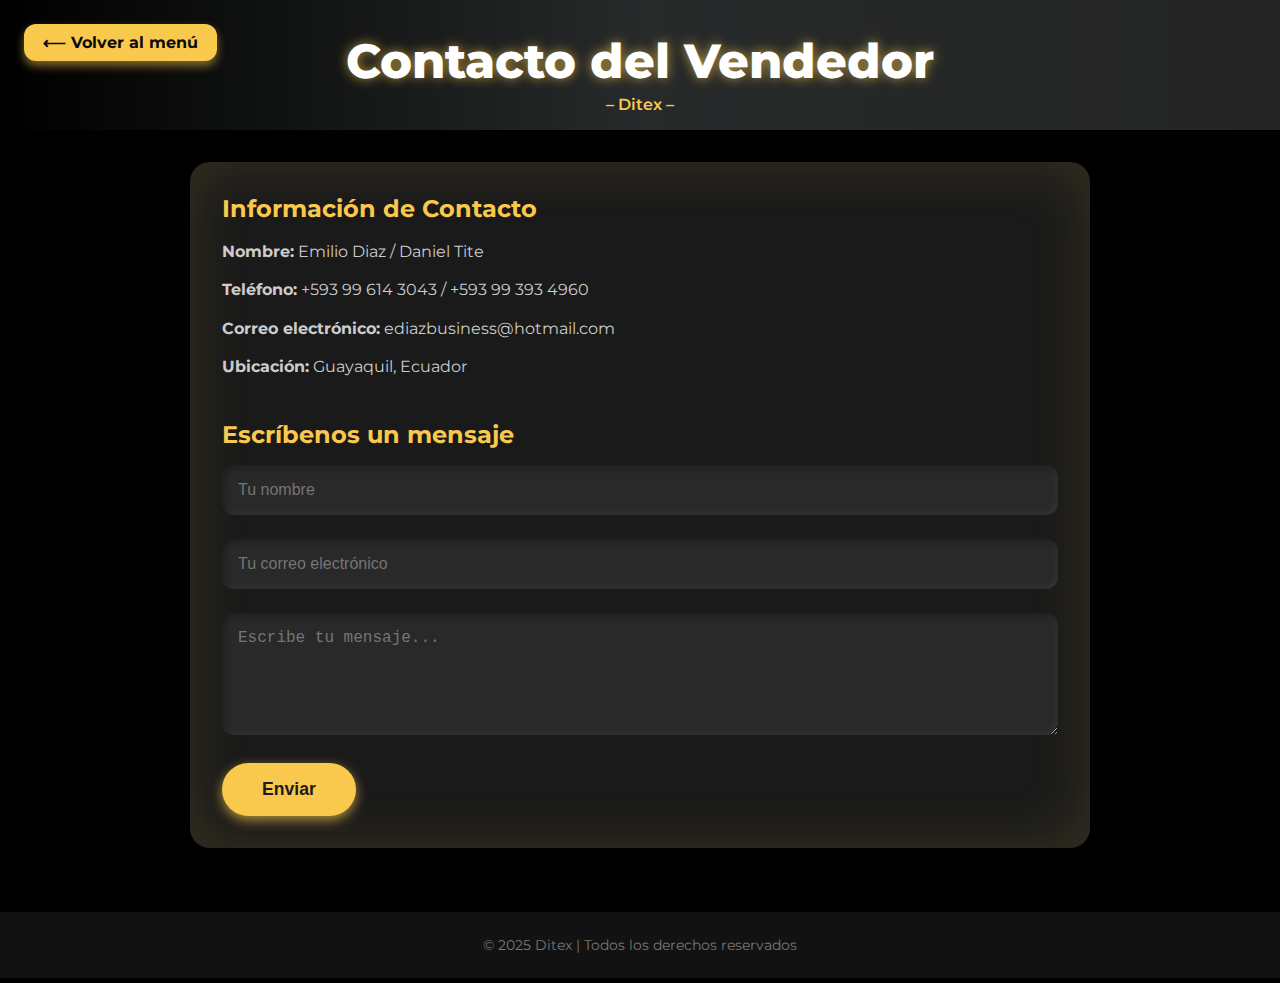
<file: contacto.html>
<!DOCTYPE html>
<html lang="es">
<head>
  <meta charset="UTF-8" />
  <meta name="viewport" content="width=device-width, initial-scale=1" />
  <title>Contacto | Ditex</title>
  <link href="https://fonts.googleapis.com/css2?family=Montserrat&display=swap" rel="stylesheet" />
  <link rel="stylesheet" href="contacto2.css" />
</head>
<body>

<header class="header">
  <h1 class="title">Contacto del Vendedor</h1>
  <a href="index.html" class="volver">⟵ Volver al menú</a>
  <p class="subtitulo">– Ditex –</p>
</header>

<main class="container">
  <section class="contact-info">
    <h2>Información de Contacto</h2>
    <p><strong>Nombre:</strong> Emilio Diaz / Daniel Tite</p>
    <p><strong>Teléfono:</strong> +593 99 614 3043 / +593 99 393 4960</p>
    <p><strong>Correo electrónico:</strong> ediazbusiness@hotmail.com</p>
    <p><strong>Ubicación:</strong> Guayaquil, Ecuador</p>
  </section>

  <section class="contact-form">
    <h2>Escríbenos un mensaje</h2>
    <form>
      <input type="text" placeholder="Tu nombre" required />
      <input type="email" placeholder="Tu correo electrónico" required />
      <textarea rows="5" placeholder="Escribe tu mensaje..." required></textarea>
      <button type="submit">Enviar</button>
    </form>
  </section>
</main>

<footer class="footer">
  © 2025 Ditex | Todos los derechos reservados
</footer>

</body>
</html>
</file>
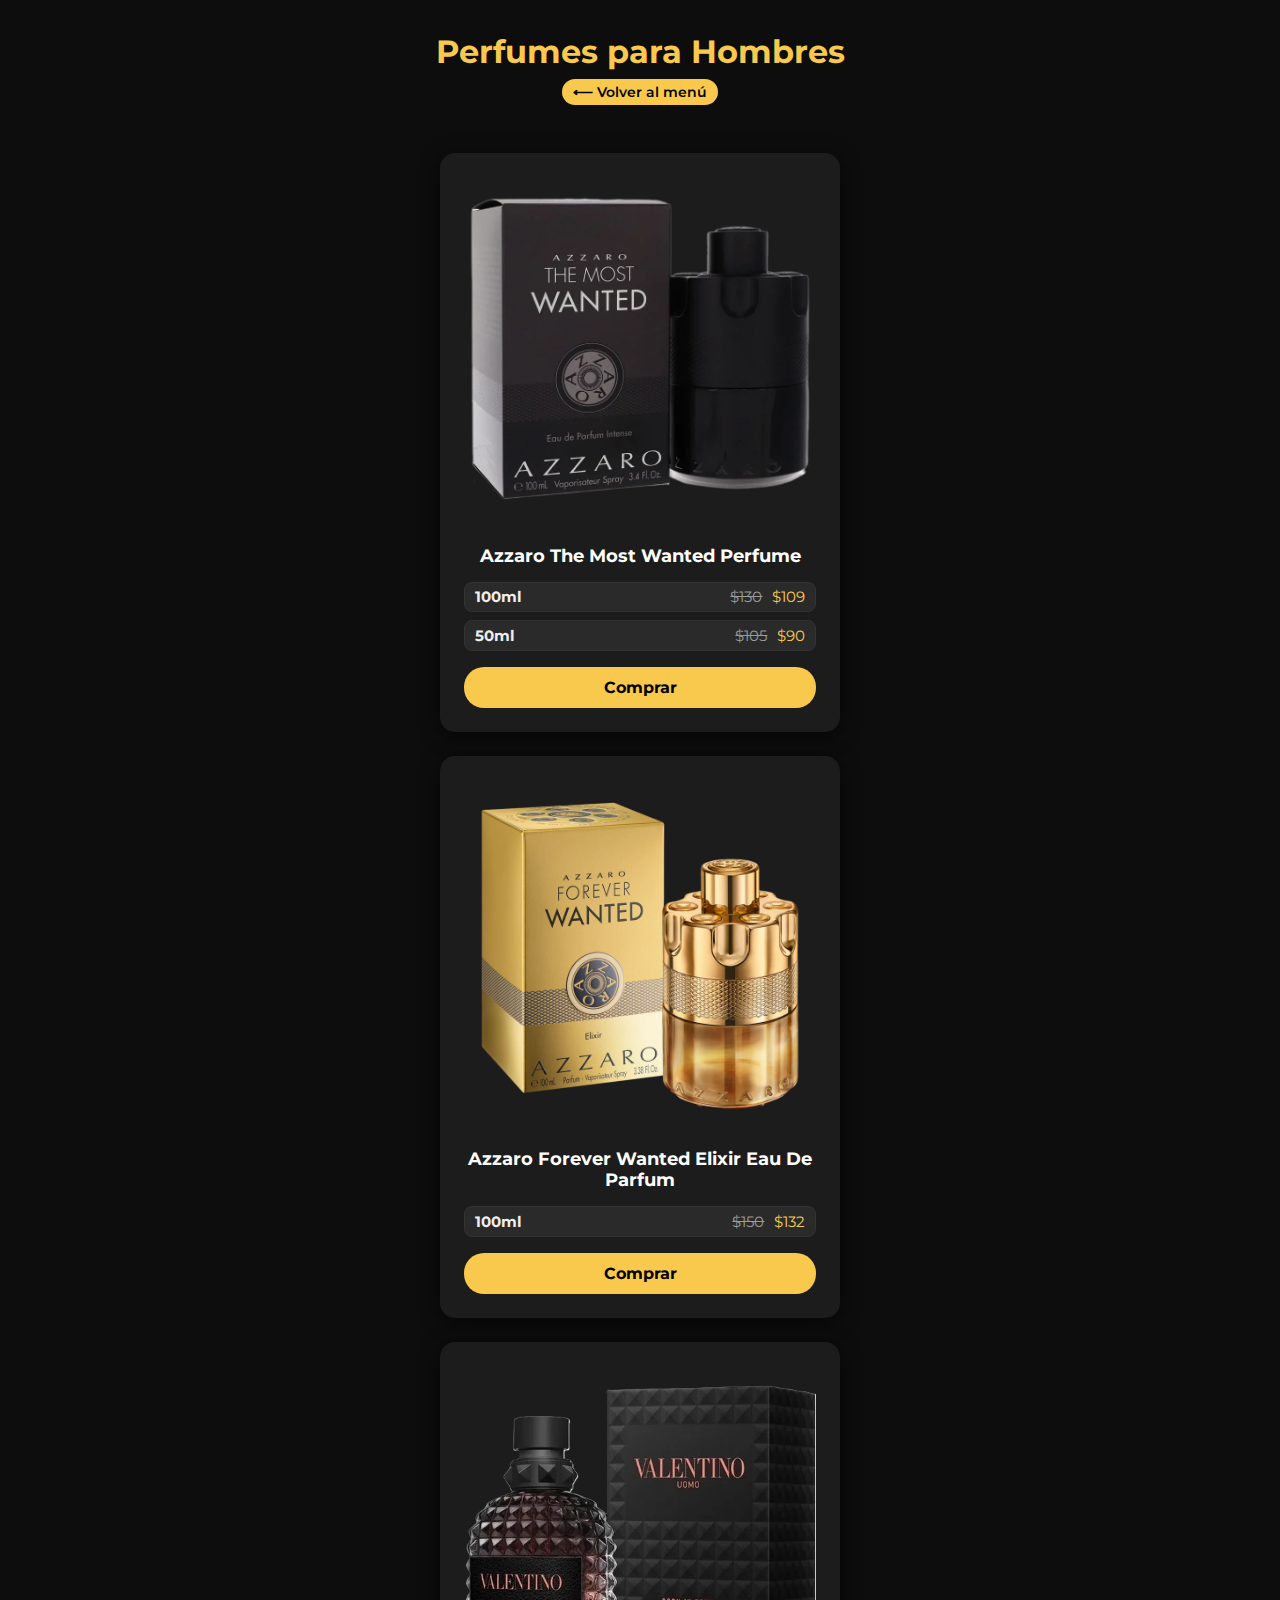
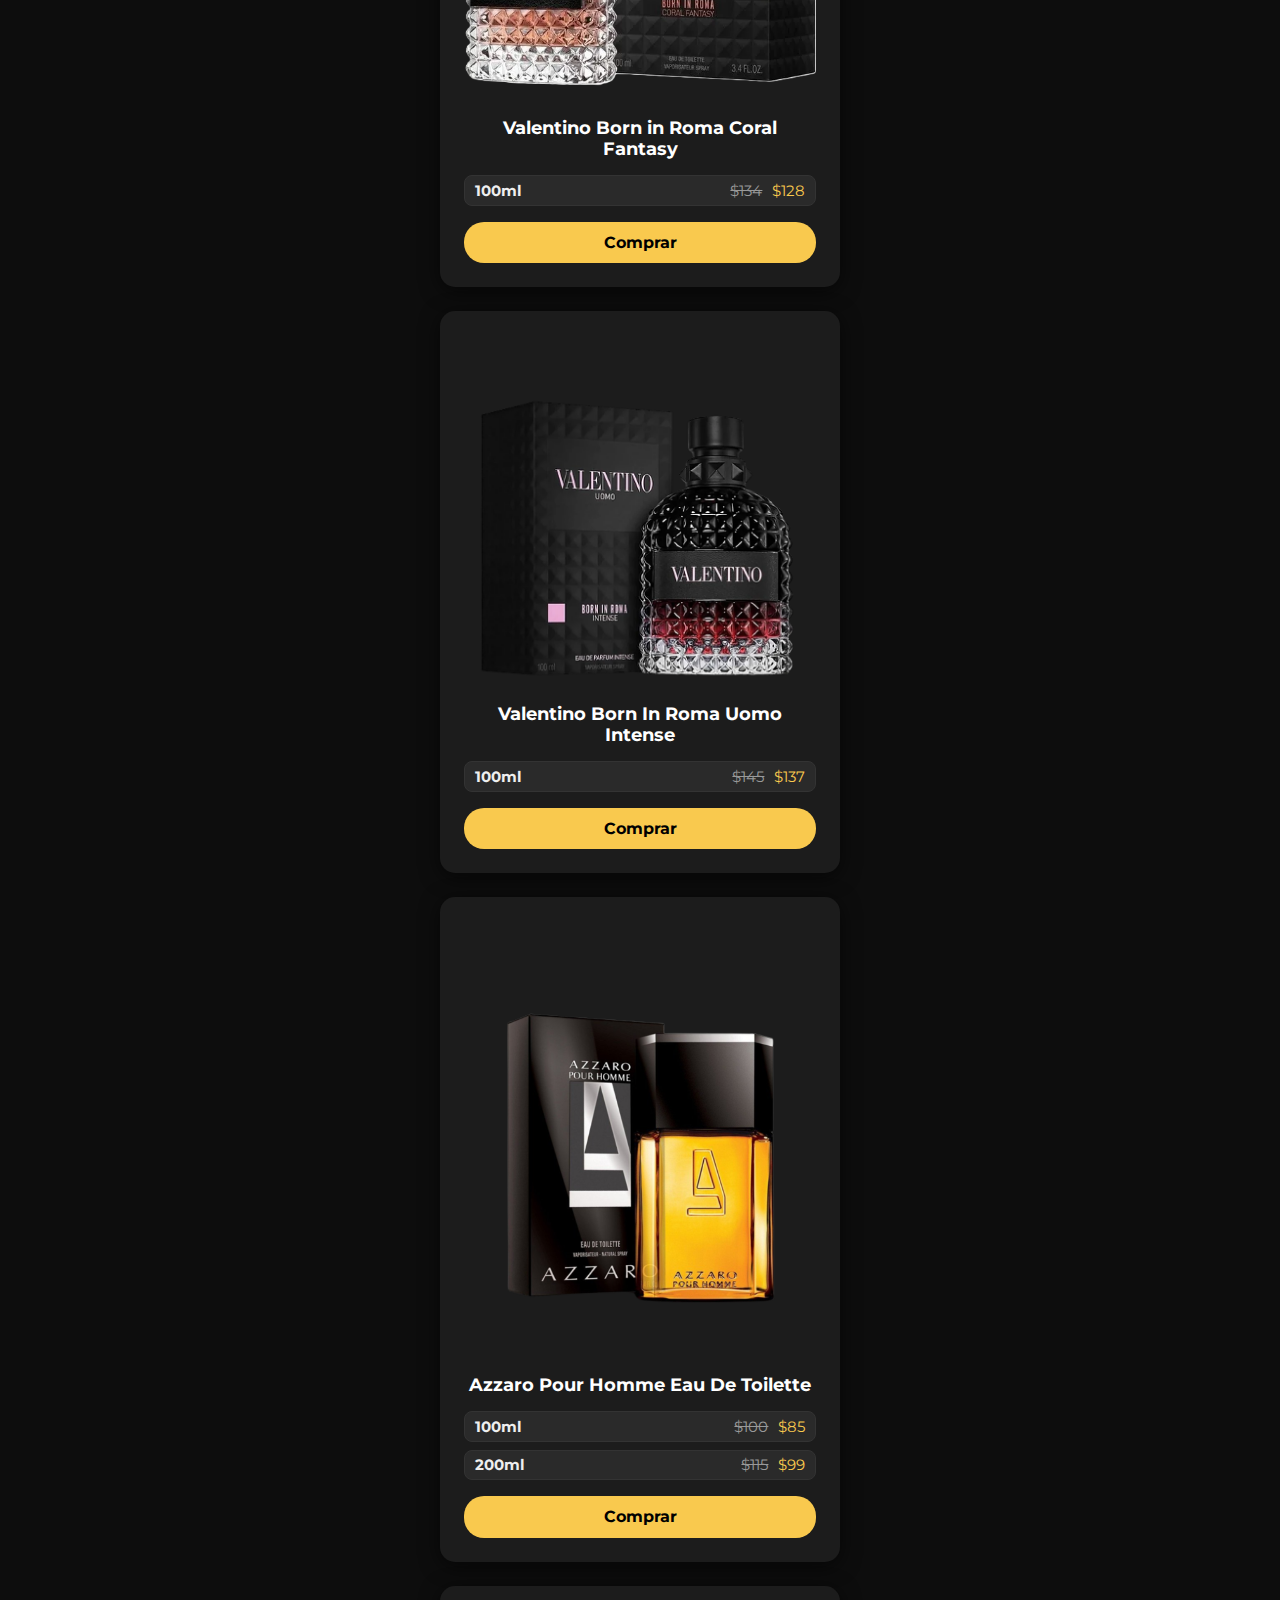
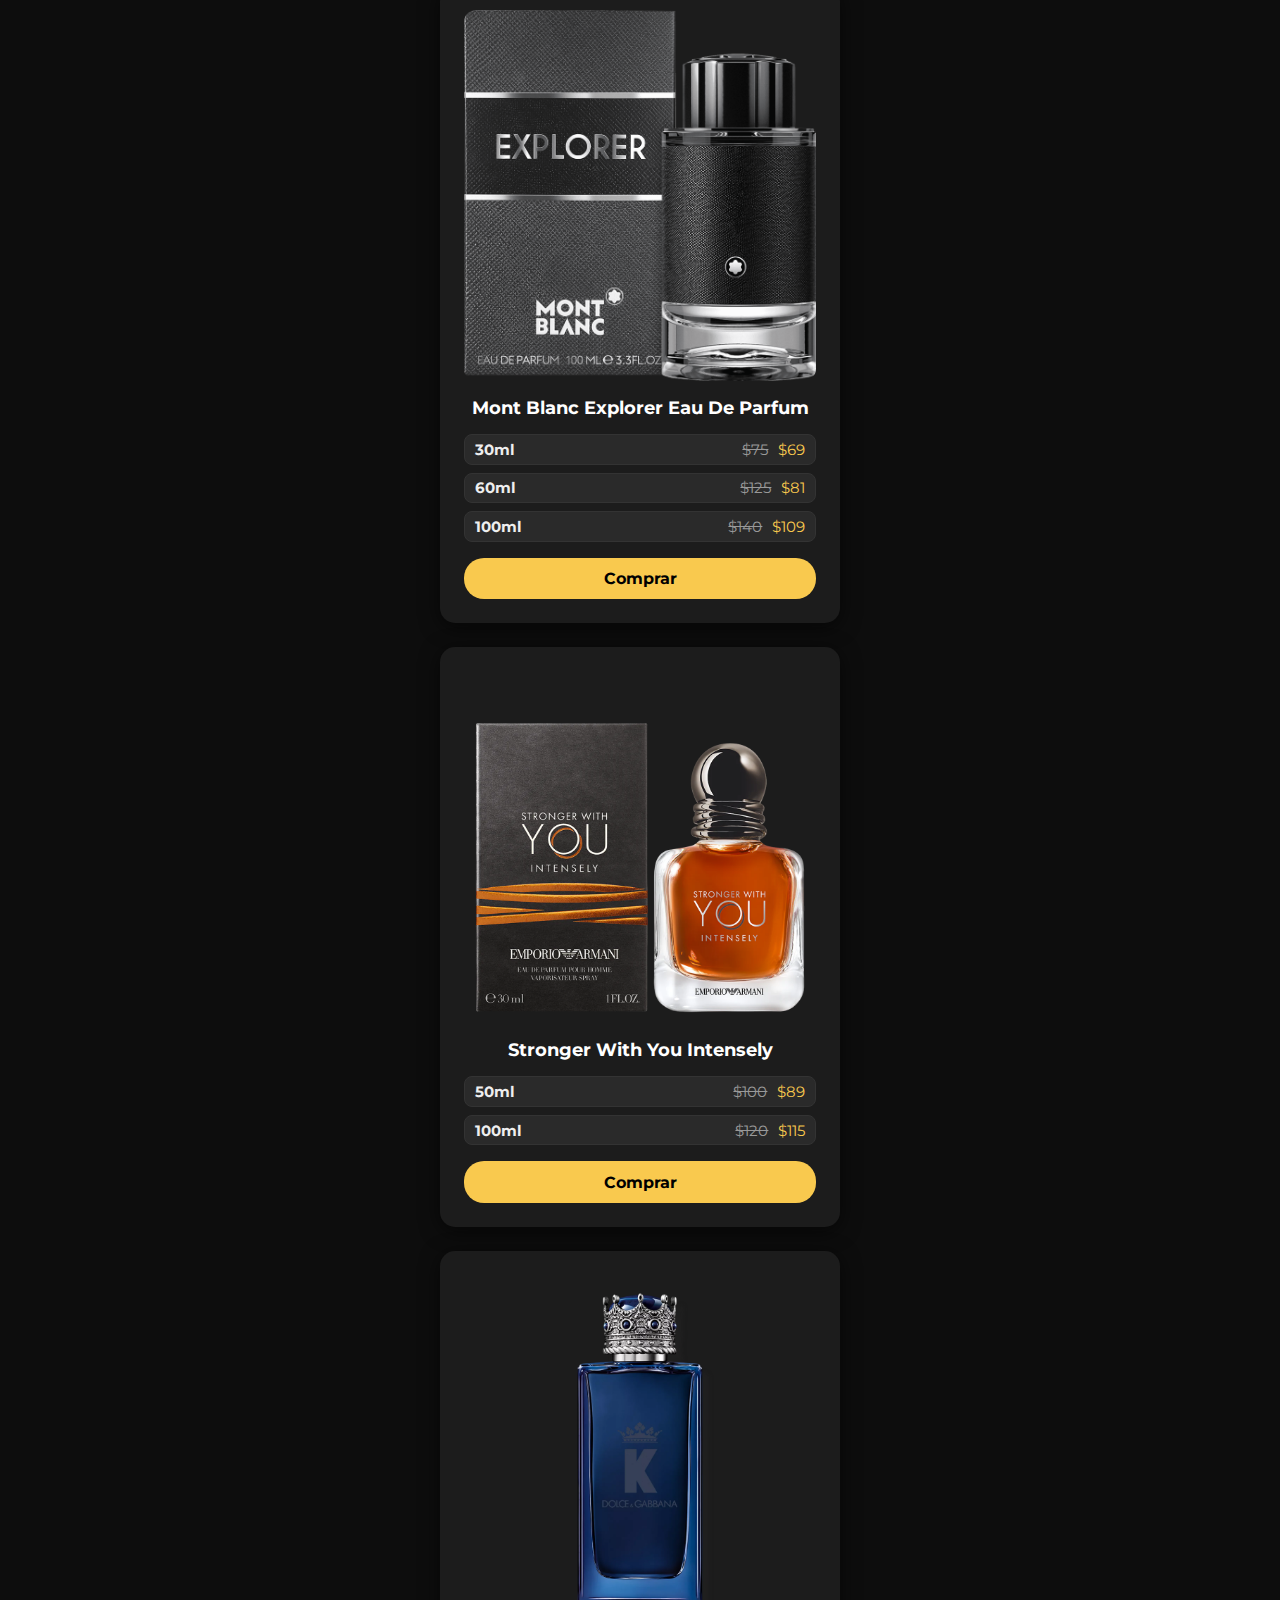
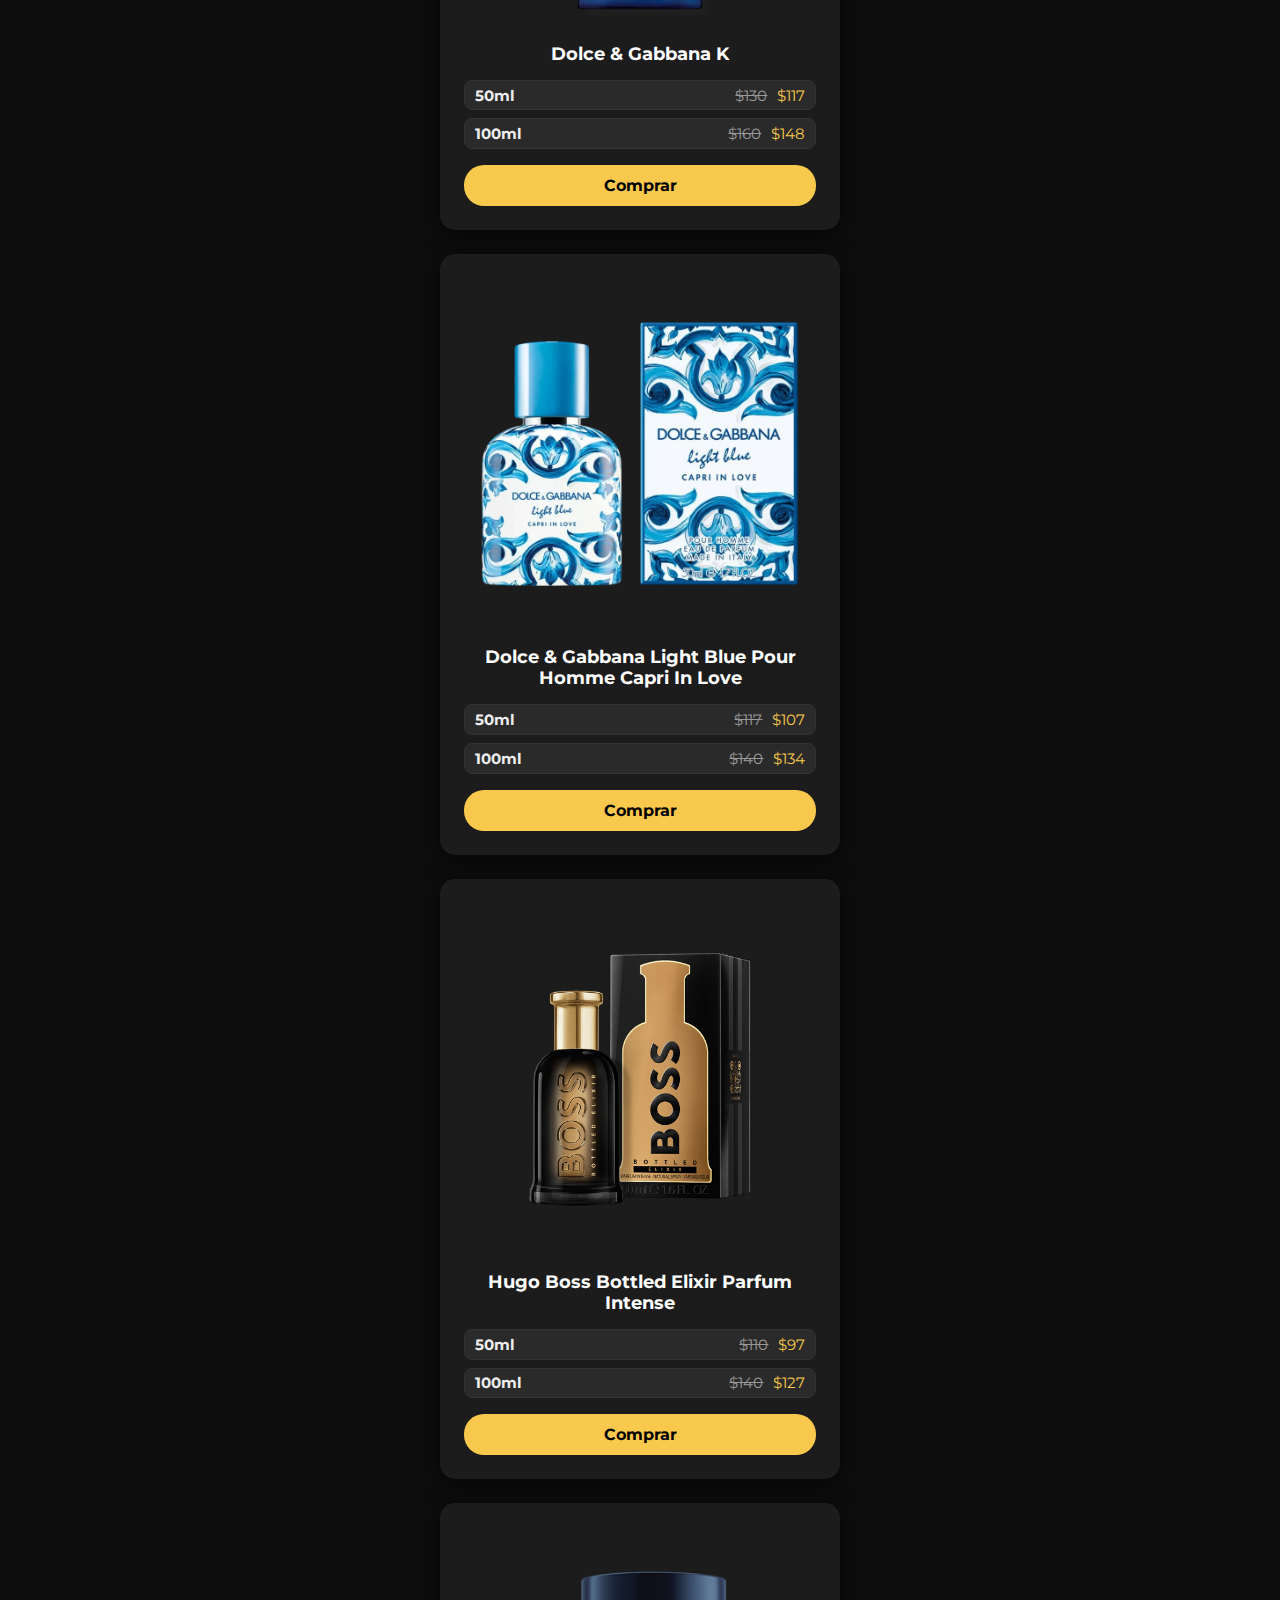
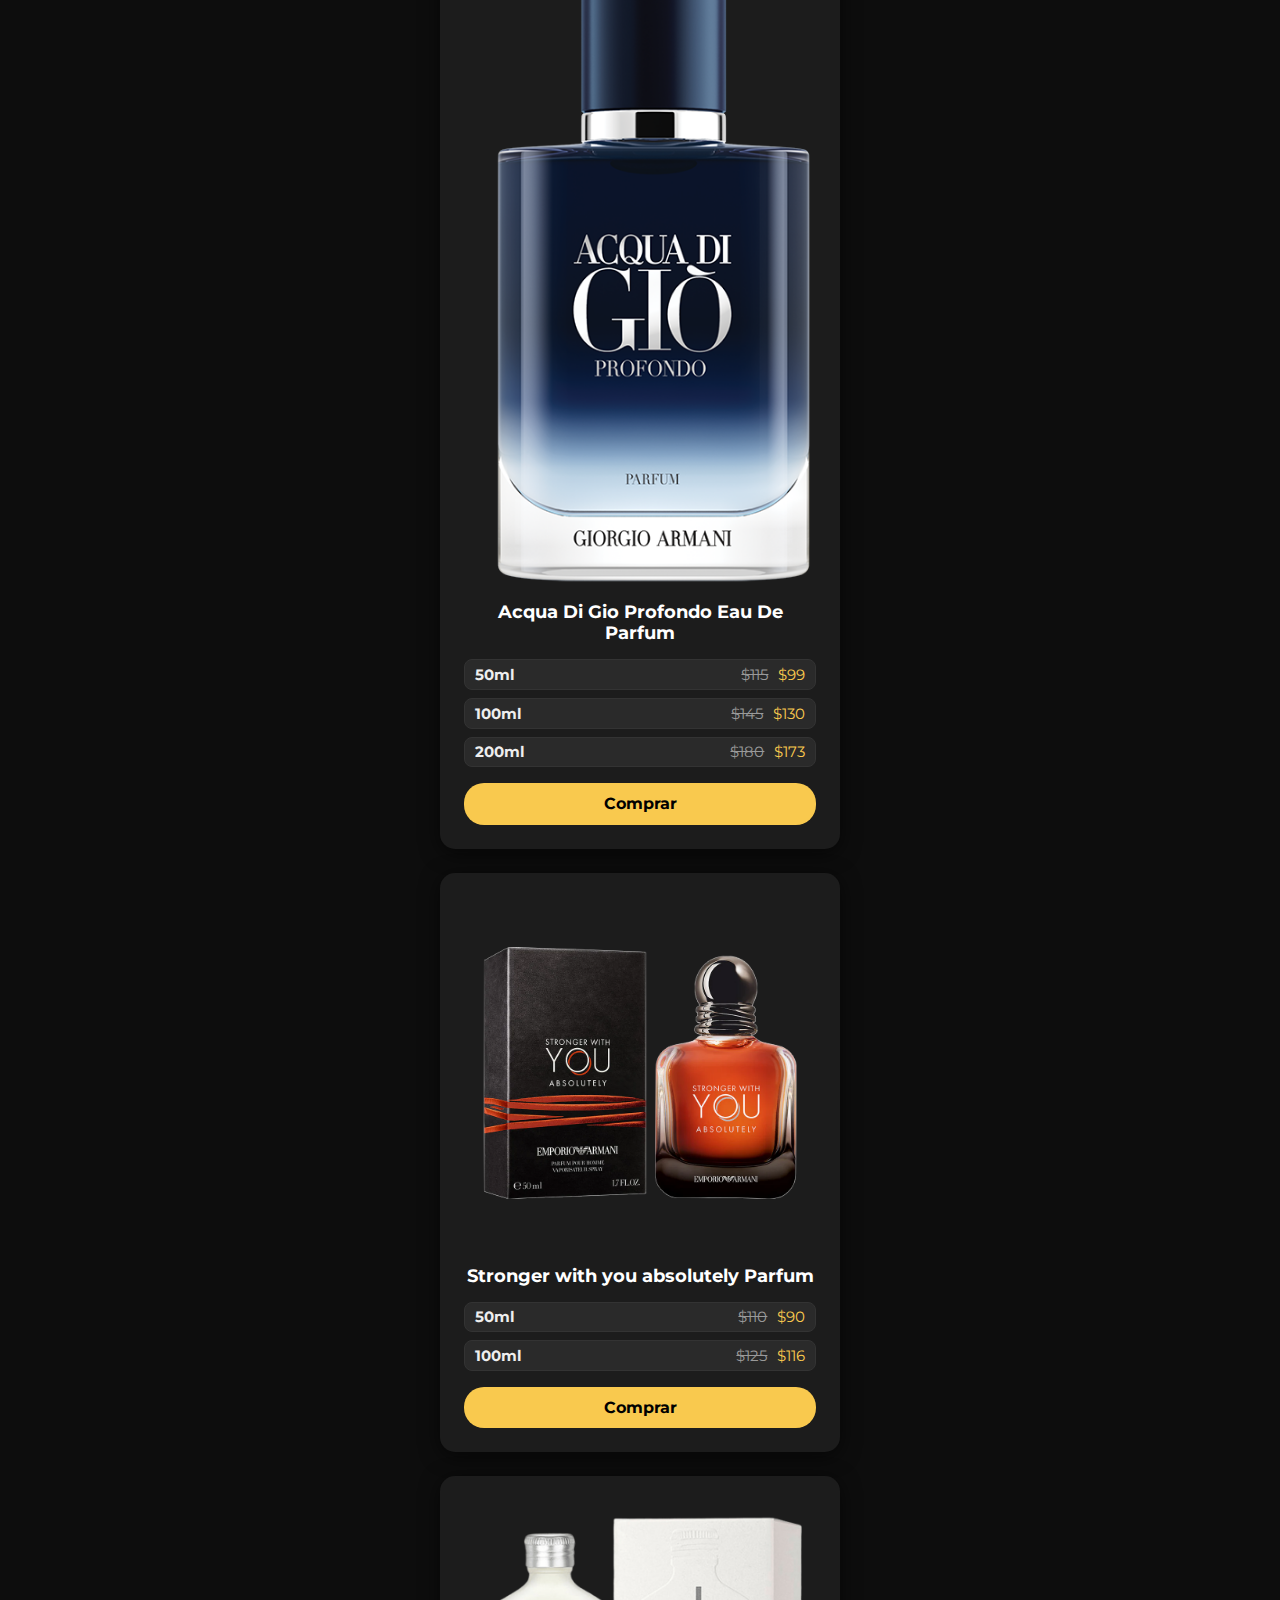
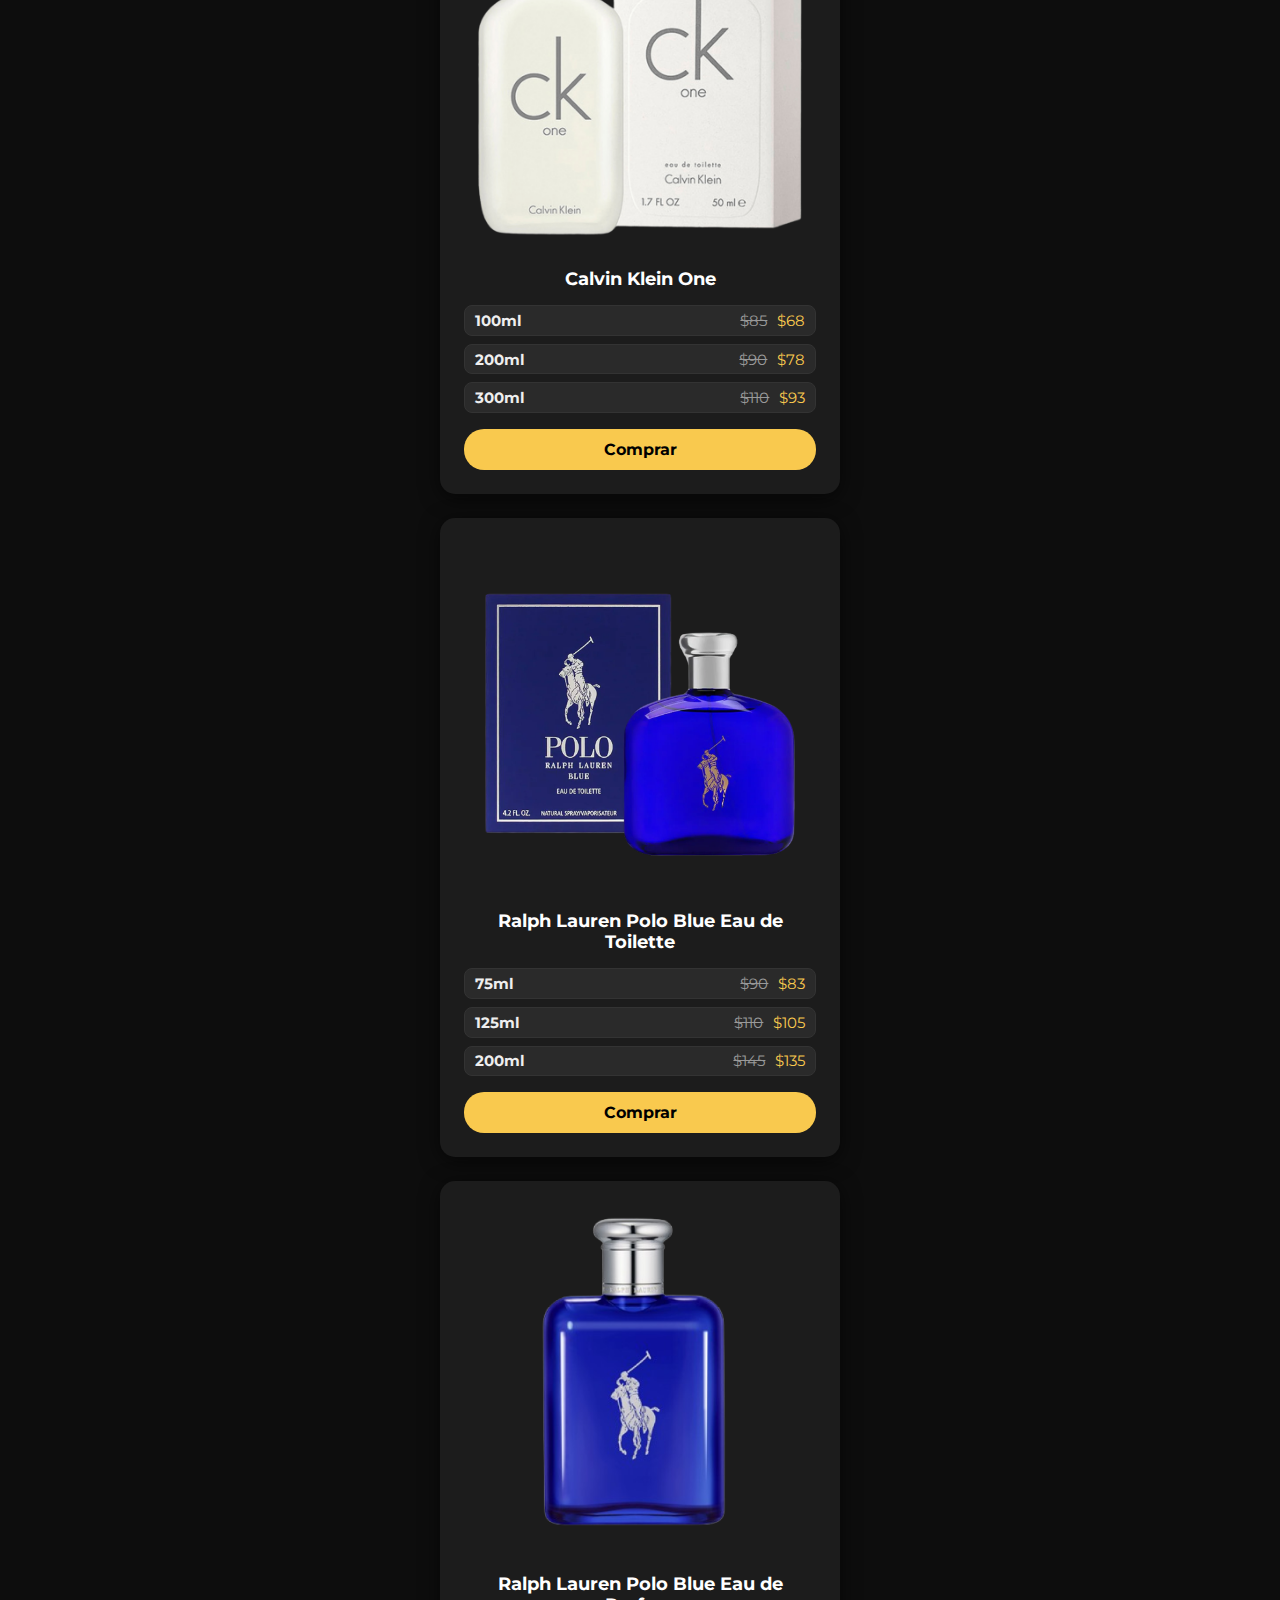
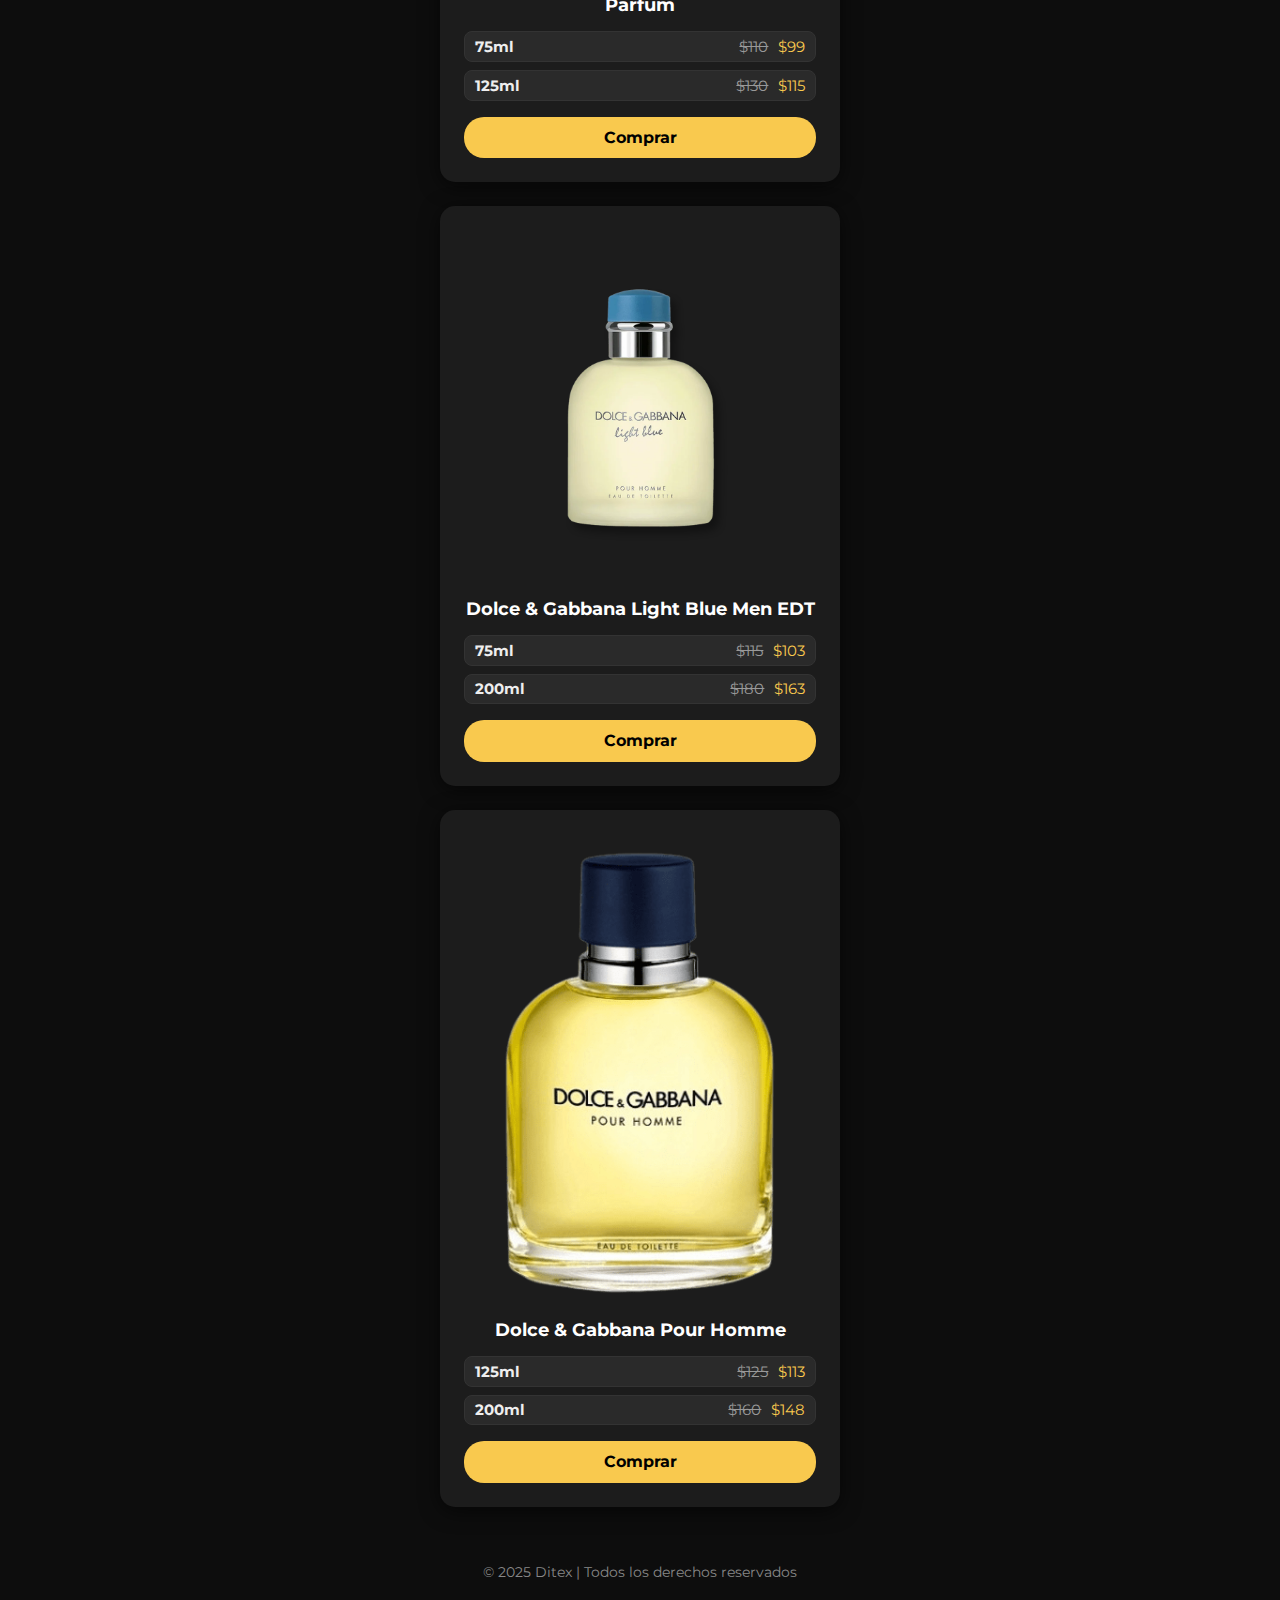
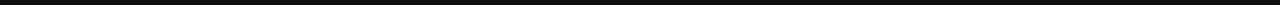
<file: hombres.html>
<!DOCTYPE html>
<html lang="es">
<head>
  <meta charset="UTF-8" />
  <meta name="viewport" content="width=device-width, initial-scale=1.0" />
  <title>Perfumes para Hombres | Ditex</title>
  <link href="https://fonts.googleapis.com/css2?family=Montserrat:wght@400;600&display=swap" rel="stylesheet" />
  <link rel="stylesheet" href="compra.css" />
  <link rel="stylesheet" href="hombres2.css" />
</head>
<body>

<header class="header">
  <h1 class="title">Perfumes para Hombres</h1>
  <a href="index.html" class="volver" aria-label="Volver al menú">⟵ Volver al menú</a>
</header>

<main class="product-section">

  <!-- Lista completa de productos -->
  <div class="product-card" tabindex="0">
    <img src="perfume1.webp" alt="Azzaro The Most Wanted Perfume" />
    <h3>Azzaro The Most Wanted Perfume</h3>
    <div class="precios">
      <div class="precio-item"><span class="ml">100ml</span><span class="precio oferta"><s>$130</s> $109</span></div>
      <div class="precio-item"><span class="ml">50ml</span><span class="precio oferta"><s>$105</s> $90</span></div>
    </div>
    <a href="https://wa.link/rhhoyw" class="btn-comprar" target="_blank">Comprar</a>
  </div>

  <div class="product-card" tabindex="0">
    <img src="perfume2.webp" alt="Azzaro Forever Wanted Elixir Eau De Parfum" />
    <h3>Azzaro Forever Wanted Elixir Eau De Parfum</h3>
    <div class="precios">
      <div class="precio-item"><span class="ml">100ml</span><span class="precio oferta"><s>$150</s> $132</span></div>
    </div>
    <a href="https://wa.link/rhhoyw" class="btn-comprar" target="_blank">Comprar</a>
  </div>

  <div class="product-card" tabindex="0">
    <img src="perfume3.png" alt="Valentino Born in Roma Coral Fantasy" />
    <h3>Valentino Born in Roma Coral Fantasy</h3>
    <div class="precios">
      <div class="precio-item"><span class="ml">100ml</span><span class="precio oferta"><s>$134</s> $128</span></div>
    </div>
    <a href="https://wa.link/rhhoyw" class="btn-comprar" target="_blank">Comprar</a>
  </div>

  <div class="product-card" tabindex="0">
    <img src="perfume4.webp" alt="Valentino Born In Roma Uomo Intense" />
    <h3>Valentino Born In Roma Uomo Intense</h3>
    <div class="precios">
      <div class="precio-item"><span class="ml">100ml</span><span class="precio oferta"><s>$145</s> $137</span></div>
    </div>
    <a href="https://wa.link/rhhoyw" class="btn-comprar" target="_blank">Comprar</a>
  </div>

  <div class="product-card" tabindex="0">
    <img src="perfume5.png" alt="Azzaro Pour Homme Eau De Toilette" />
    <h3>Azzaro Pour Homme Eau De Toilette</h3>
    <div class="precios">
      <div class="precio-item"><span class="ml">100ml</span><span class="precio oferta"><s>$100</s> $85</span></div>
      <div class="precio-item"><span class="ml">200ml</span><span class="precio oferta"><s>$115</s> $99</span></div>
    </div>
    <a href="https://wa.link/rhhoyw" class="btn-comprar" target="_blank">Comprar</a>
  </div>

  <div class="product-card" tabindex="0">
    <img src="perfume6.jpg" alt="Mont Blanc Explorer Eau De Parfum" />
    <h3>Mont Blanc Explorer Eau De Parfum</h3>
    <div class="precios">
      <div class="precio-item"><span class="ml">30ml</span><span class="precio oferta"><s>$75</s> $69</span></div>
      <div class="precio-item"><span class="ml">60ml</span><span class="precio oferta"><s>$125</s> $81</span></div>
      <div class="precio-item"><span class="ml">100ml</span><span class="precio oferta"><s>$140</s> $109</span></div>
    </div>
    <a href="https://wa.link/rhhoyw" class="btn-comprar" target="_blank">Comprar</a>
  </div>

  <div class="product-card" tabindex="0">
    <img src="perfume7.webp" alt="Stronger With You Intensely" />
    <h3>Stronger With You Intensely</h3>
    <div class="precios">
      <div class="precio-item"><span class="ml">50ml</span><span class="precio oferta"><s>$100</s> $89</span></div>
      <div class="precio-item"><span class="ml">100ml</span><span class="precio oferta"><s>$120</s> $115</span></div>
    </div>
    <a href="https://wa.link/rhhoyw" class="btn-comprar" target="_blank">Comprar</a>
  </div>

  <div class="product-card" tabindex="0">
    <img src="perfume8.webp" alt="Dolce & Gabbana K" />
    <h3>Dolce & Gabbana K</h3>
    <div class="precios">
      <div class="precio-item"><span class="ml">50ml</span><span class="precio oferta"><s>$130</s> $117</span></div>
      <div class="precio-item"><span class="ml">100ml</span><span class="precio oferta"><s>$160</s> $148</span></div>
    </div>
    <a href="https://wa.link/rhhoyw" class="btn-comprar" target="_blank">Comprar</a>
  </div>

  <div class="product-card" tabindex="0">
    <img src="perfume9.webp" alt="Dolce & Gabbana Light Blue Pour Homme Capri In Love" />
    <h3>Dolce & Gabbana Light Blue Pour Homme Capri In Love</h3>
    <div class="precios">
      <div class="precio-item"><span class="ml">50ml</span><span class="precio oferta"><s>$117</s> $107</span></div>
      <div class="precio-item"><span class="ml">100ml</span><span class="precio oferta"><s>$140</s> $134</span></div>
    </div>
    <a href="https://wa.link/rhhoyw" class="btn-comprar" target="_blank">Comprar</a>
  </div>

  <div class="product-card" tabindex="0">
    <img src="perfume10.png" alt="Hugo Boss Bottled Elixir Parfum Intense" />
    <h3>Hugo Boss Bottled Elixir Parfum Intense</h3>
    <div class="precios">
      <div class="precio-item"><span class="ml">50ml</span><span class="precio oferta"><s>$110</s> $97</span></div>
      <div class="precio-item"><span class="ml">100ml</span><span class="precio oferta"><s>$140</s> $127</span></div>
    </div>
    <a href="https://wa.link/rhhoyw" class="btn-comprar" target="_blank">Comprar</a>
  </div>

  <div class="product-card" tabindex="0">
    <img src="perfume11.png" alt="Acqua Di Gio Profondo Eau De Parfum" />
    <h3>Acqua Di Gio Profondo Eau De Parfum</h3>
    <div class="precios">
      <div class="precio-item"><span class="ml">50ml</span><span class="precio oferta"><s>$115</s> $99</span></div>
      <div class="precio-item"><span class="ml">100ml</span><span class="precio oferta"><s>$145</s> $130</span></div>
      <div class="precio-item"><span class="ml">200ml</span><span class="precio oferta"><s>$180</s> $173</span></div>
    </div>
    <a href="https://wa.link/rhhoyw" class="btn-comprar" target="_blank">Comprar</a>
  </div>

  <div class="product-card" tabindex="0">
    <img src="perfume12.webp" alt="Stronger with you absolutely Parfum" />
    <h3>Stronger with you absolutely Parfum</h3>
    <div class="precios">
      <div class="precio-item"><span class="ml">50ml</span><span class="precio oferta"><s>$110</s> $90</span></div>
      <div class="precio-item"><span class="ml">100ml</span><span class="precio oferta"><s>$125</s> $116</span></div>
    </div>
    <a href="https://wa.link/rhhoyw" class="btn-comprar" target="_blank">Comprar</a>
  </div>

  <div class="product-card" tabindex="0">
    <img src="perfume13.png" alt="Calvin Klein One" />
    <h3>Calvin Klein One</h3>
    <div class="precios">
      <div class="precio-item"><span class="ml">100ml</span><span class="precio oferta"><s>$85</s> $68</span></div>
      <div class="precio-item"><span class="ml">200ml</span><span class="precio oferta"><s>$90</s> $78</span></div>
      <div class="precio-item"><span class="ml">300ml</span><span class="precio oferta"><s>$110</s> $93</span></div>
    </div>
    <a href="https://wa.link/rhhoyw" class="btn-comprar" target="_blank">Comprar</a>
  </div>

  <div class="product-card" tabindex="0">
    <img src="perfume36.webp" alt="Ralph Lauren Polo Blue Eau de Toilette" />
    <h3>Ralph Lauren Polo Blue Eau de Toilette</h3>
    <div class="precios">
      <div class="precio-item"><span class="ml">75ml</span><span class="precio oferta"><s>$90</s> $83</span></div>
      <div class="precio-item"><span class="ml">125ml</span><span class="precio oferta"><s>$110</s> $105</span></div>
      <div class="precio-item"><span class="ml">200ml</span><span class="precio oferta"><s>$145</s> $135</span></div>
    </div>
    <a href="https://wa.link/rhhoyw" class="btn-comprar" target="_blank">Comprar</a>
  </div>

  <div class="product-card" tabindex="0">
    <img src="perfume34.png" alt="Ralph Lauren Polo Blue Eau de Parfum" />
    <h3>Ralph Lauren Polo Blue Eau de Parfum</h3>
    <div class="precios">
      <div class="precio-item"><span class="ml">75ml</span><span class="precio oferta"><s>$110</s> $99</span></div>
      <div class="precio-item"><span class="ml">125ml</span><span class="precio oferta"><s>$130</s> $115</span></div>
    </div>
    <a href="https://wa.link/rhhoyw" class="btn-comprar" target="_blank">Comprar</a>
  </div>

  <div class="product-card" tabindex="0">
    <img src="perfume14.webp" alt="Dolce & Gabbana Light Blue Men EDT" />
    <h3>Dolce & Gabbana Light Blue Men EDT</h3>
    <div class="precios">
      <div class="precio-item"><span class="ml">75ml</span><span class="precio oferta"><s>$115</s> $103</span></div>
      <div class="precio-item"><span class="ml">200ml</span><span class="precio oferta"><s>$180</s> $163</span></div>
    </div>
    <a href="https://wa.link/rhhoyw" class="btn-comprar" target="_blank">Comprar</a>
  </div>

  <div class="product-card" tabindex="0">
    <img src="perfume35.png" alt="Dolce & Gabbana Pour Homme" />
    <h3>Dolce & Gabbana Pour Homme</h3>
    <div class="precios">
      <div class="precio-item"><span class="ml">125ml</span><span class="precio oferta"><s>$125</s> $113</span></div>
      <div class="precio-item"><span class="ml">200ml</span><span class="precio oferta"><s>$160</s> $148</span></div>
    </div>
    <a href="https://wa.link/rhhoyw" class="btn-comprar" target="_blank">Comprar</a>
  </div>

</main>

<footer class="footer">
  © 2025 Ditex | Todos los derechos reservados
</footer>

</body>
</html>
</file>
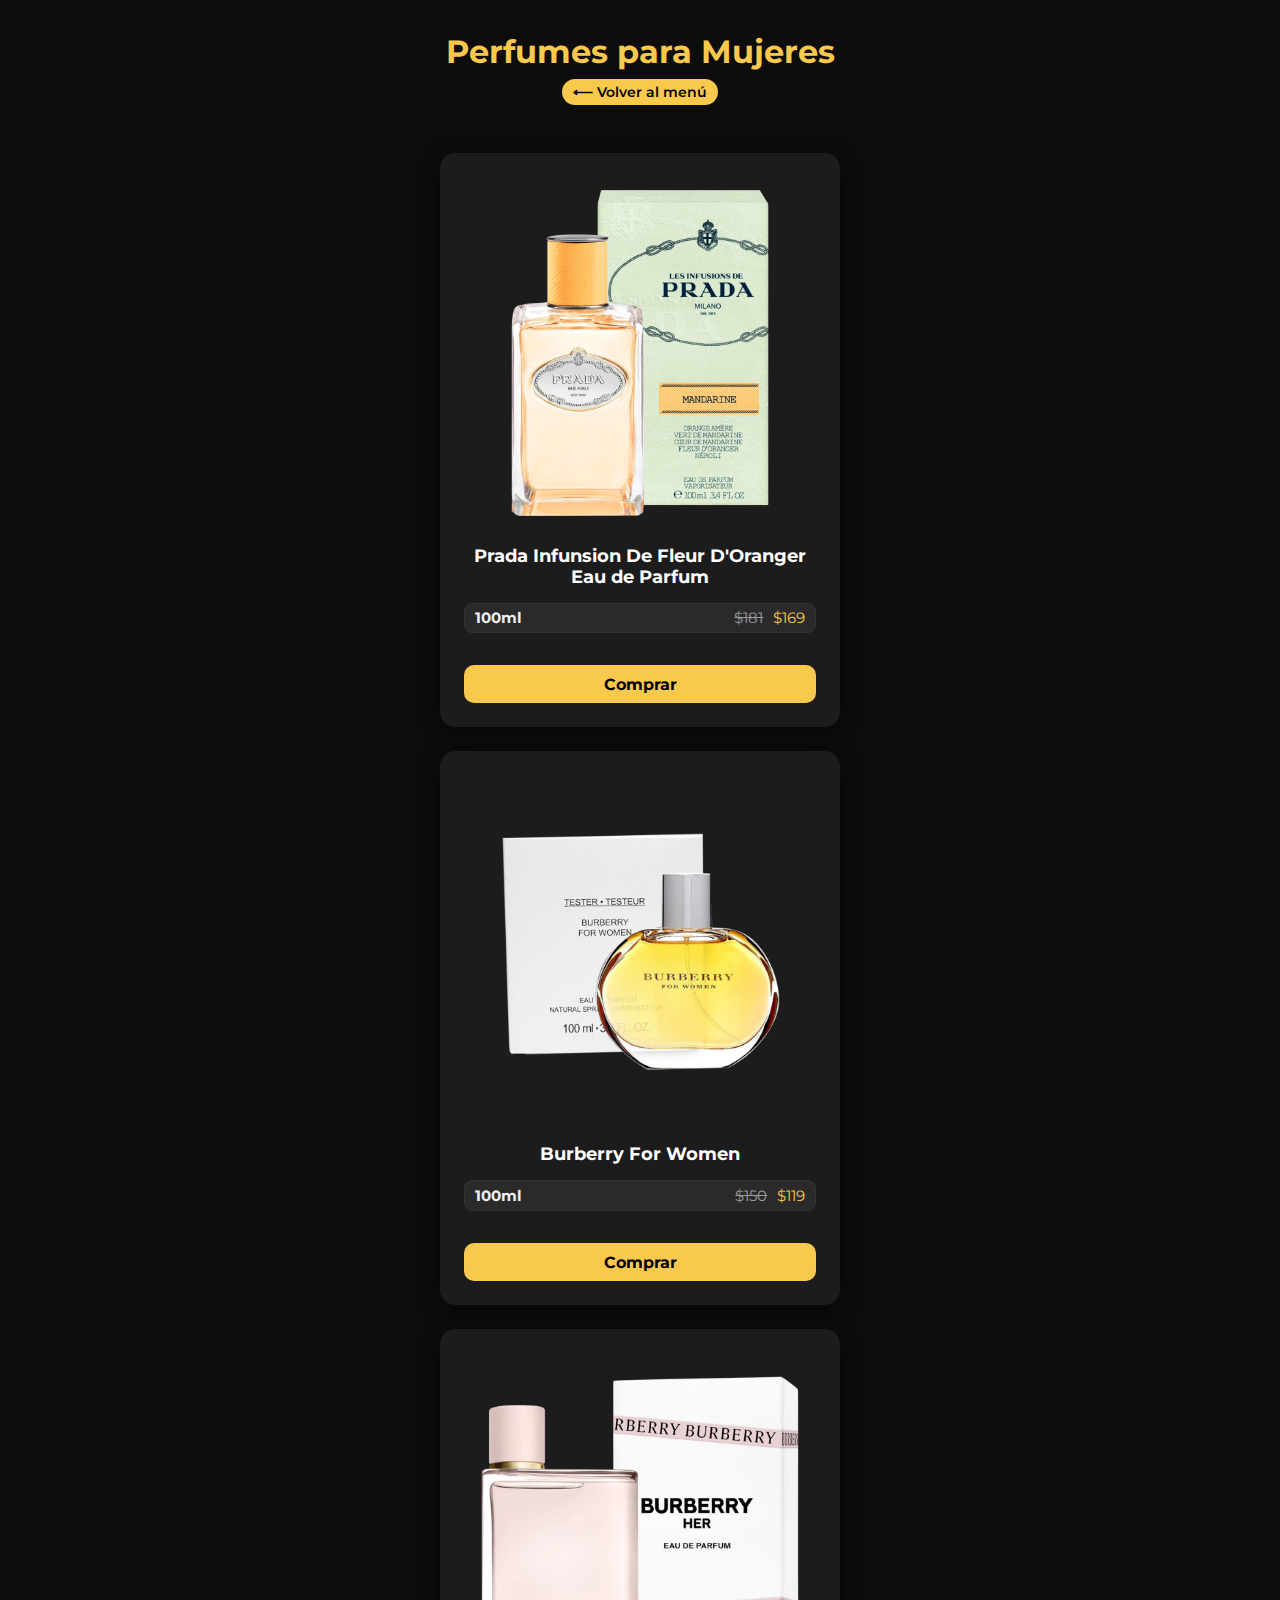
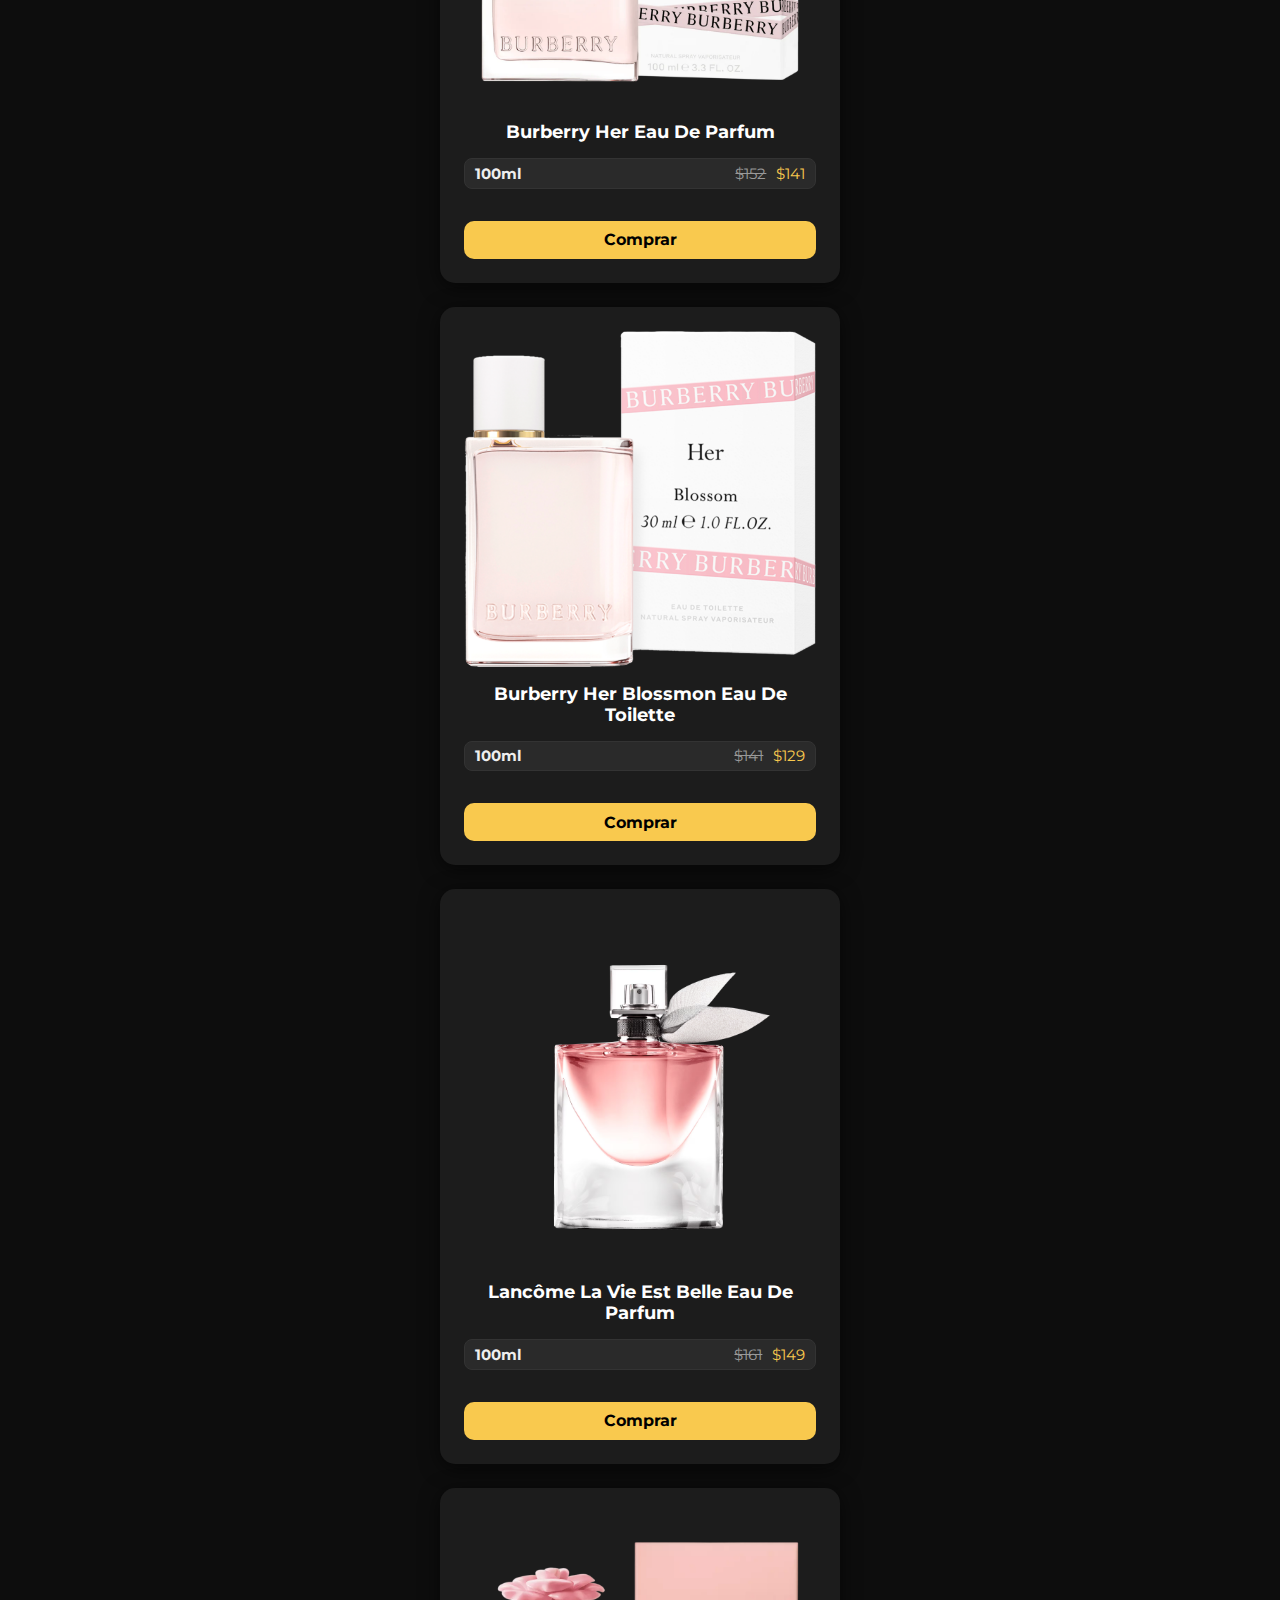
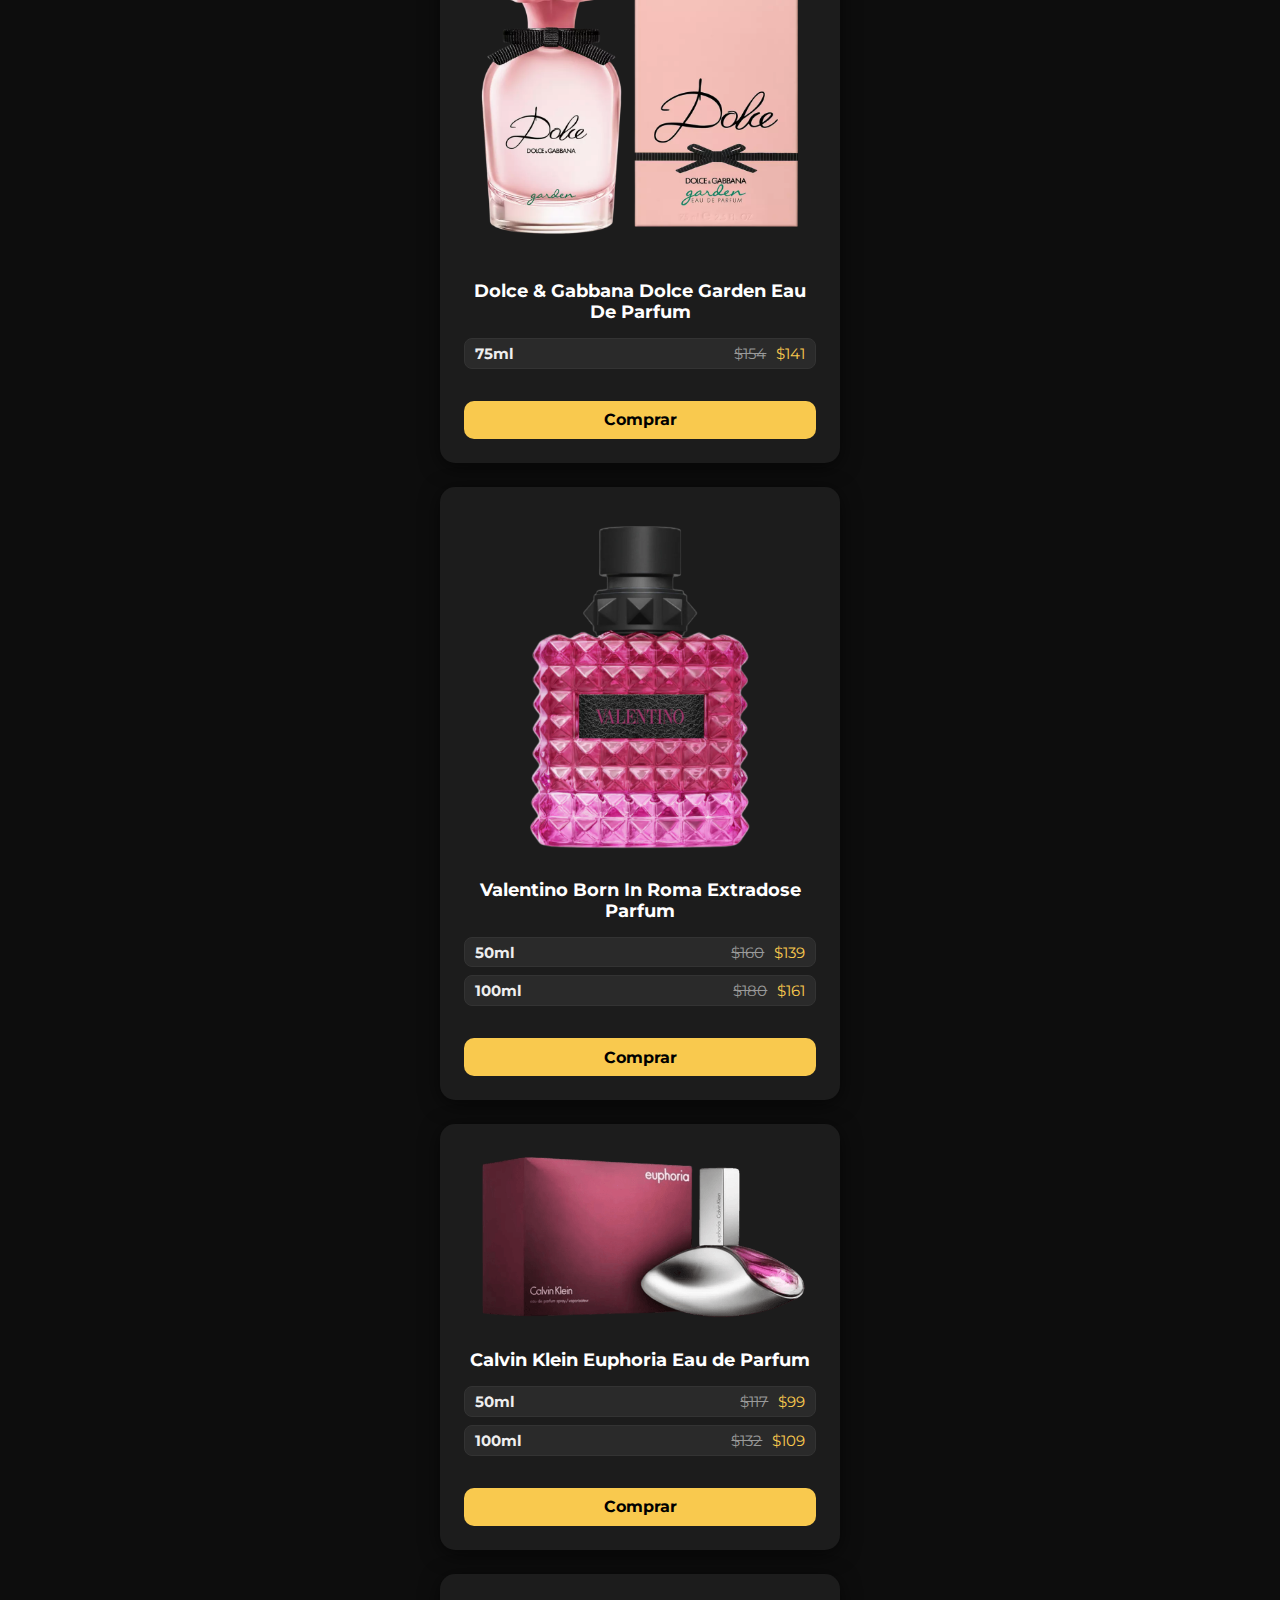
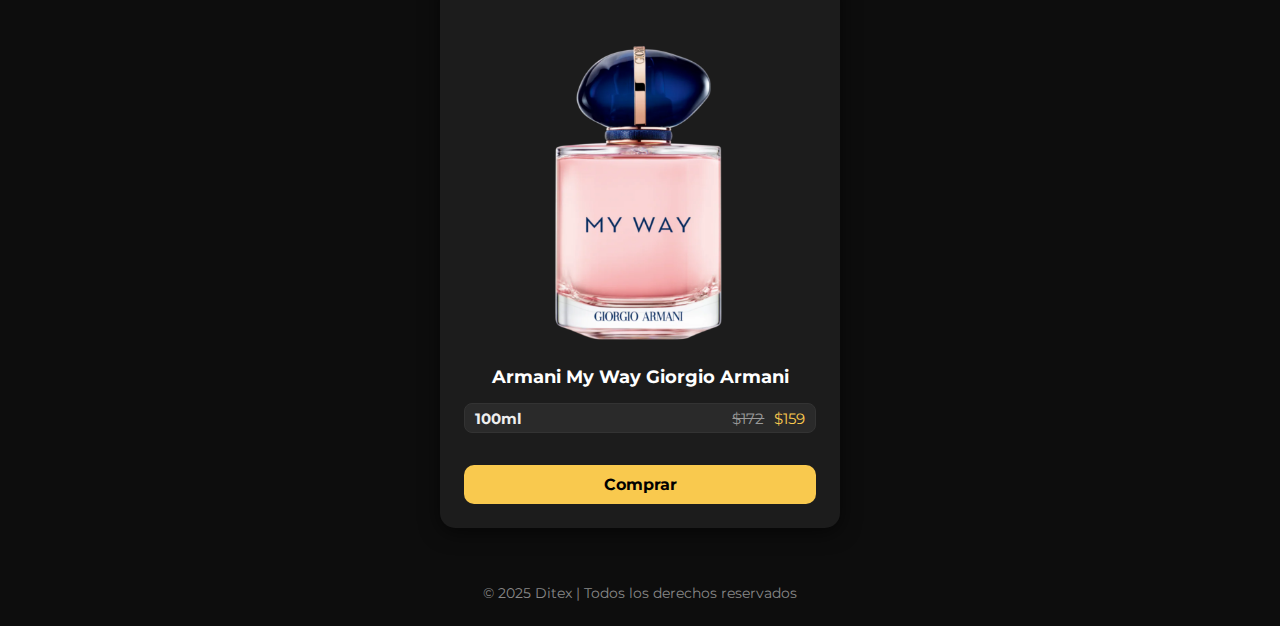
<file: mujer.html>
<!DOCTYPE html>
<html lang="es">
<head>
  <meta charset="UTF-8" />
  <meta name="viewport" content="width=device-width, initial-scale=1" />
  <title>Perfumes para Mujeres | Ditex</title>
  <link href="https://fonts.googleapis.com/css2?family=Montserrat:wght@400;600&display=swap" rel="stylesheet" />
  <link rel="stylesheet" href="hombres2.css" />
  <link rel="stylesheet" href="compra.css" />
</head>
<body>

<header class="header">
  <h1 class="title">Perfumes para Mujeres</h1>
  <a href="index.html" class="volver" aria-label="Volver al menú">⟵ Volver al menú</a>
</header>

<main class="product-section">

  <div class="product-card" tabindex="0">
    <img src="perfume15.webp" alt="Prada Infunsion De Fleur D'Oranger Eau de Parfum" />
    <h3>Prada Infunsion De Fleur D'Oranger Eau de Parfum</h3>
    <div class="precios">
      <div class="precio-item"><span class="ml">100ml</span><span class="precio oferta"><s>$181</s> $169</span></div>
    </div>
    <a href="https://wa.link/rhhoyw" target="_blank" class="btn-comprar">Comprar</a>
  </div>

  <div class="product-card" tabindex="0">
    <img src="perfume16.webp" alt="Burberry For Women" />
    <h3>Burberry For Women</h3>
    <div class="precios">
      <div class="precio-item"><span class="ml">100ml</span><span class="precio oferta"><s>$150</s> $119</span></div>
    </div>
    <a href="https://wa.link/rhhoyw" target="_blank" class="btn-comprar">Comprar</a>
  </div>

  <div class="product-card" tabindex="0">
    <img src="perfume17.webp" alt="Burberry Her Eau De Parfum" />
    <h3>Burberry Her Eau De Parfum</h3>
    <div class="precios">
      <div class="precio-item"><span class="ml">100ml</span><span class="precio oferta"><s>$152</s> $141</span></div>
    </div>
    <a href="https://wa.link/rhhoyw" target="_blank" class="btn-comprar">Comprar</a>
  </div>

  <div class="product-card" tabindex="0">
    <img src="perfume18.png" alt="Burberry Her Blossmon Eau De Toilette" />
    <h3>Burberry Her Blossmon Eau De Toilette</h3>
    <div class="precios">
      <div class="precio-item"><span class="ml">100ml</span><span class="precio oferta"><s>$141</s> $129</span></div>
    </div>
    <a href="https://wa.link/rhhoyw" target="_blank" class="btn-comprar">Comprar</a>
  </div>

  <div class="product-card" tabindex="0">
    <img src="perfume19.avif" alt="Lancôme La Vie Est Belle Eau De Parfum" />
    <h3>Lancôme La Vie Est Belle Eau De Parfum</h3>
    <div class="precios">
      <div class="precio-item"><span class="ml">100ml</span><span class="precio oferta"><s>$161</s> $149</span></div>
    </div>
    <a href="https://wa.link/rhhoyw" target="_blank" class="btn-comprar">Comprar</a>
  </div>

  <div class="product-card" tabindex="0">
    <img src="perfume20.webp" alt="Dolce & Gabbana Dolce Garden Eau De Parfum" />
    <h3>Dolce & Gabbana Dolce Garden Eau De Parfum</h3>
    <div class="precios">
      <div class="precio-item"><span class="ml">75ml</span><span class="precio oferta"><s>$154</s> $141</span></div>
    </div>
    <a href="https://wa.link/rhhoyw" target="_blank" class="btn-comprar">Comprar</a>
  </div>

  <div class="product-card" tabindex="0">
    <img src="perfume21.webp" alt="Valentino Born In Roma Extradose Parfum" />
    <h3>Valentino Born In Roma Extradose Parfum</h3>
    <div class="precios">
      <div class="precio-item"><span class="ml">50ml</span><span class="precio oferta"><s>$160</s> $139</span></div>
      <div class="precio-item"><span class="ml">100ml</span><span class="precio oferta"><s>$180</s> $161</span></div>
    </div>
    <a href="https://wa.link/rhhoyw" target="_blank" class="btn-comprar">Comprar</a>
  </div>

  <div class="product-card" tabindex="0">
    <img src="perfume22.png" alt="Calvin Klein Euphoria Eau de Parfum" />
    <h3>Calvin Klein Euphoria Eau de Parfum</h3>
    <div class="precios">
      <div class="precio-item"><span class="ml">50ml</span><span class="precio oferta"><s>$117</s> $99</span></div>
      <div class="precio-item"><span class="ml">100ml</span><span class="precio oferta"><s>$132</s> $109</span></div>
    </div>
    <a href="https://wa.link/rhhoyw" target="_blank" class="btn-comprar">Comprar</a>
  </div>

  <div class="product-card" tabindex="0">
    <img src="perfume23.webp" alt="Armani My Way Giorgio Armani" />
    <h3>Armani My Way Giorgio Armani</h3>
    <div class="precios">
      <div class="precio-item"><span class="ml">100ml</span><span class="precio oferta"><s>$172</s> $159</span></div>
    </div>
    <a href="https://wa.link/rhhoyw" target="_blank" class="btn-comprar">Comprar</a>
  </div>

</main>

<footer class="footer">
  © 2025 Ditex | Todos los derechos reservados
</footer>

</body>
</html>
</file>
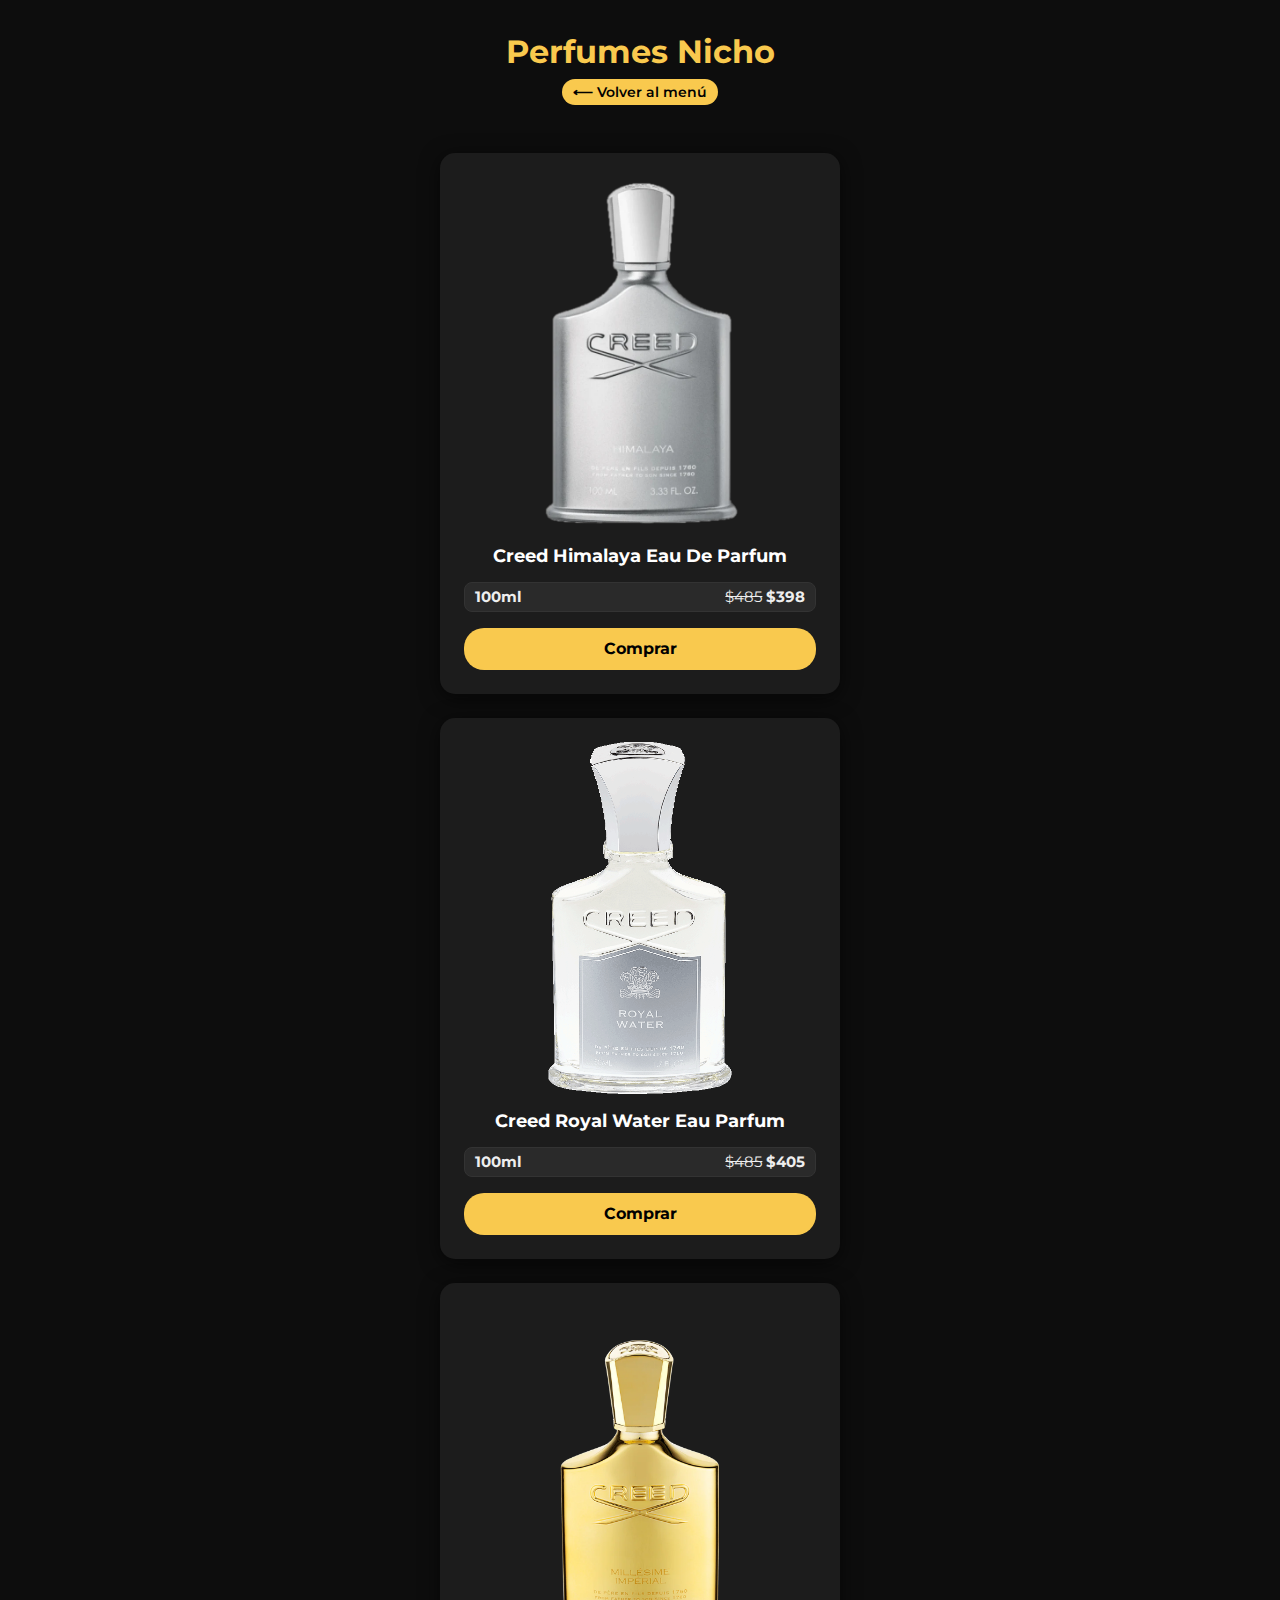
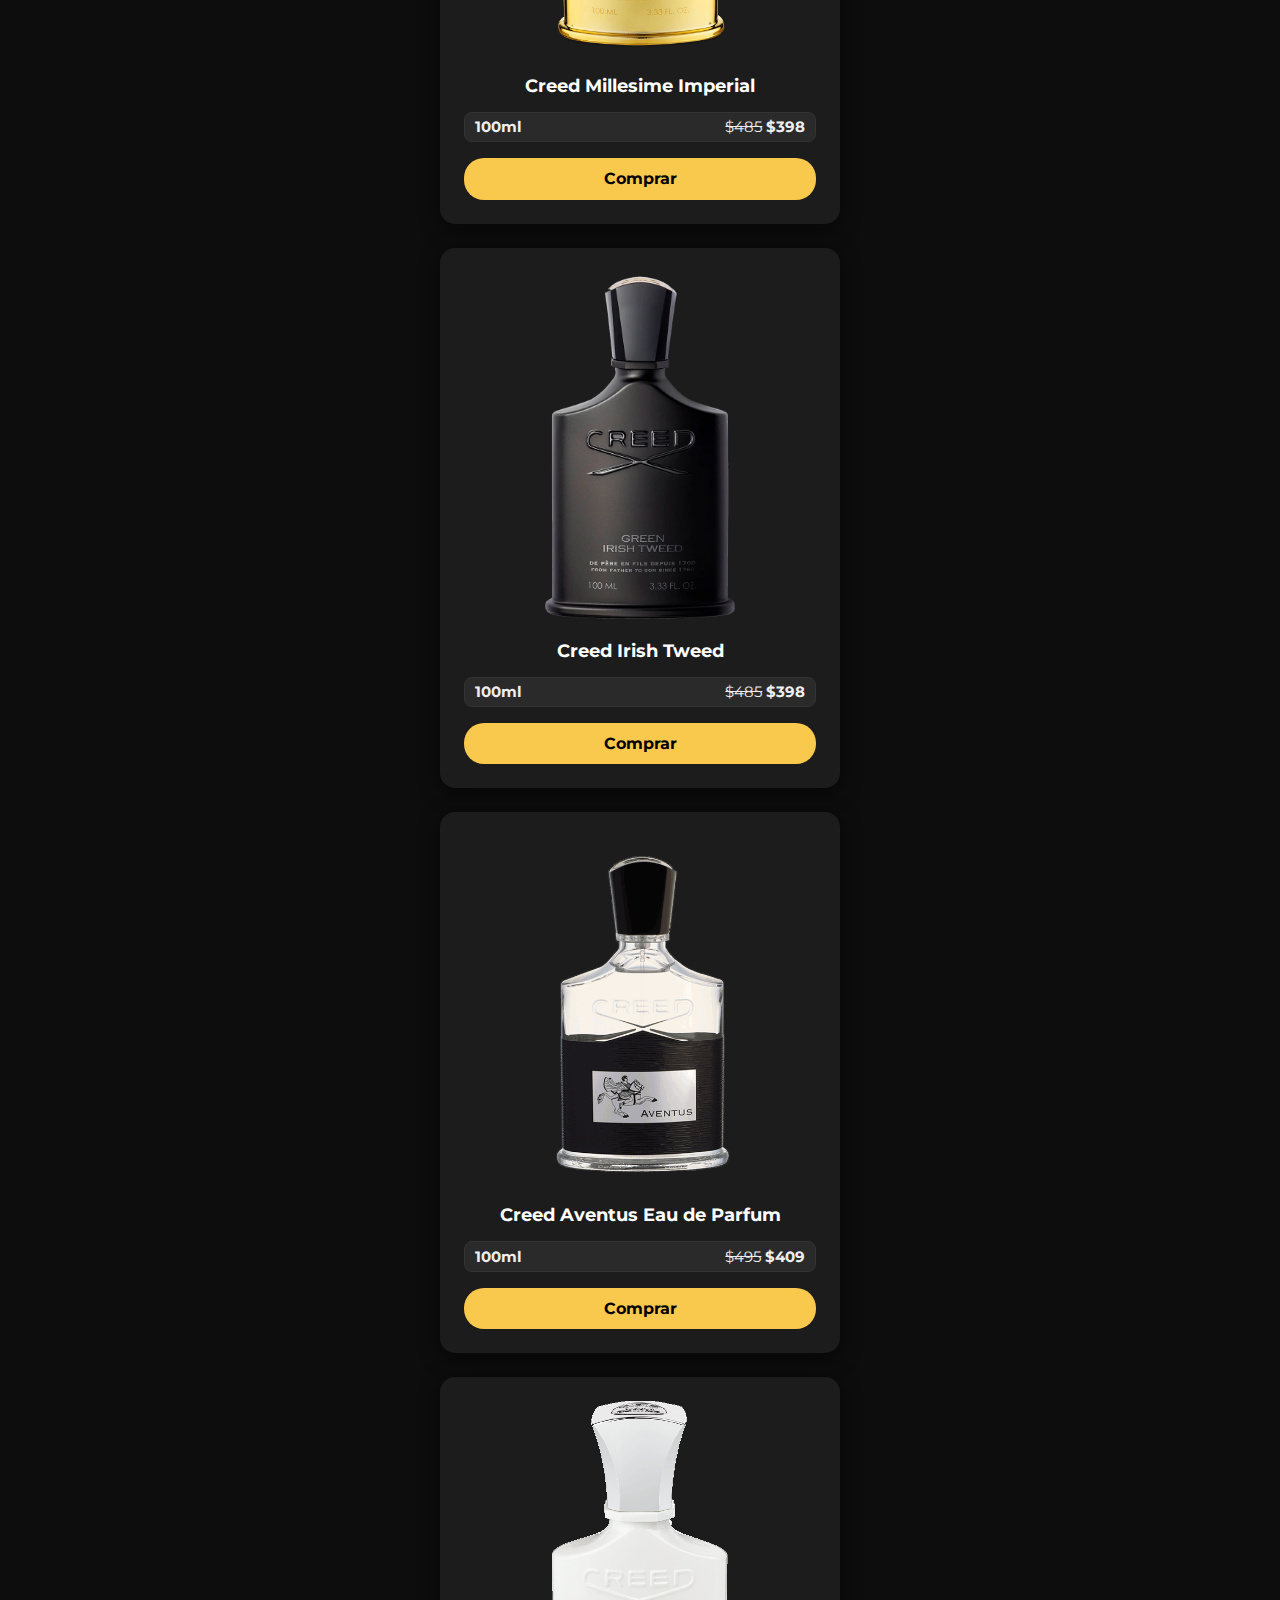
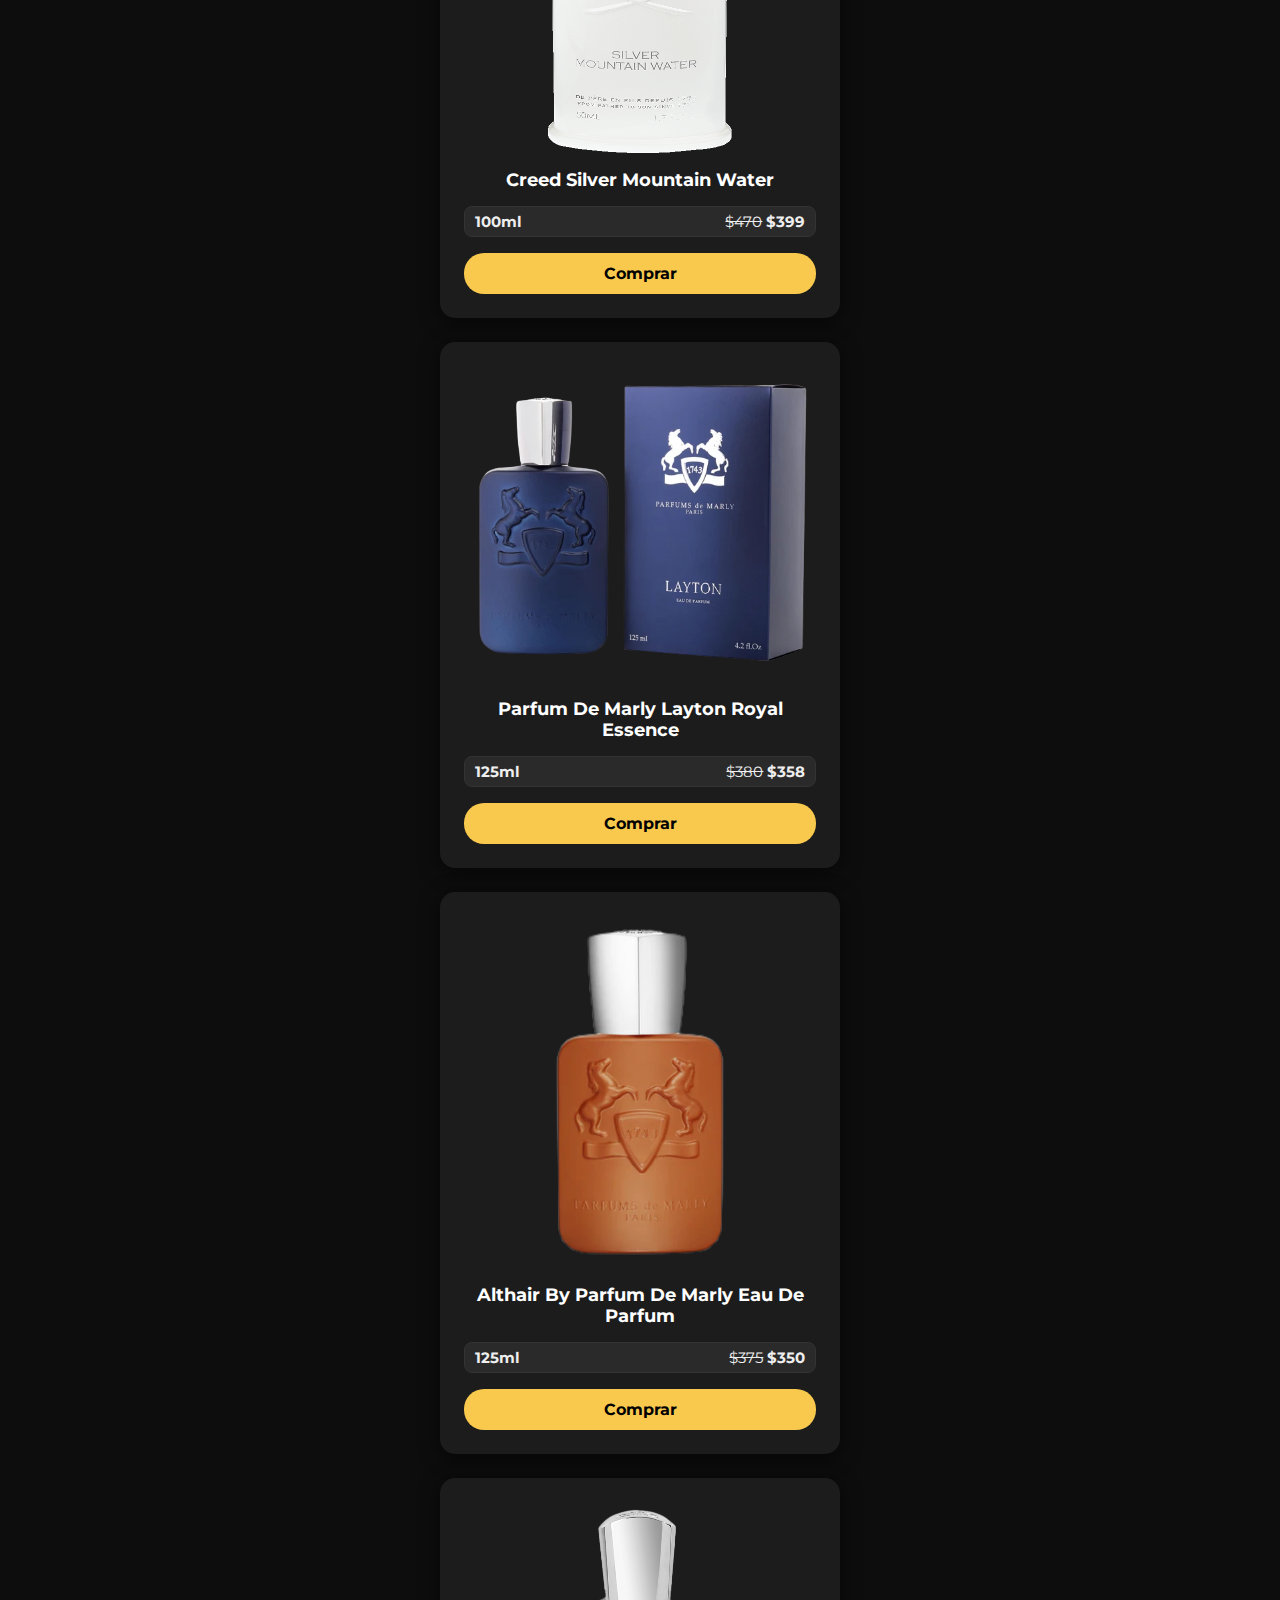
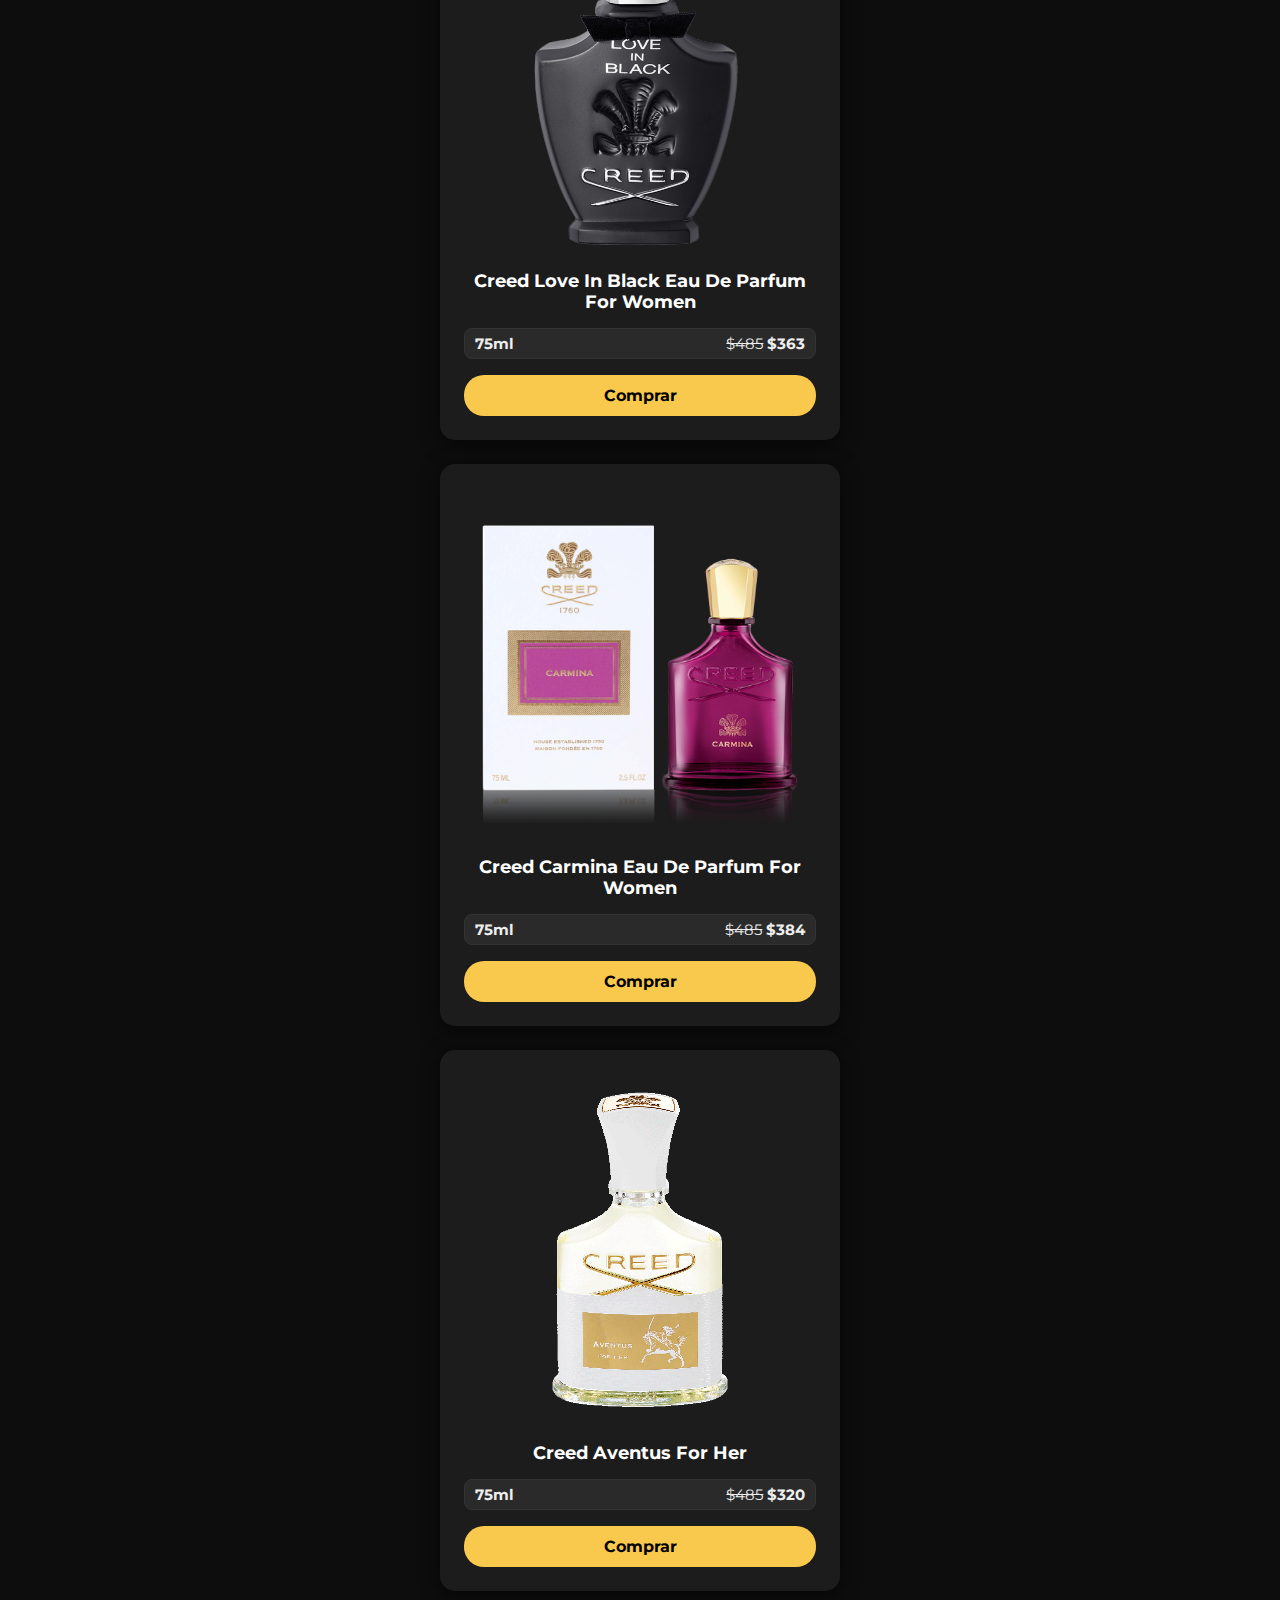
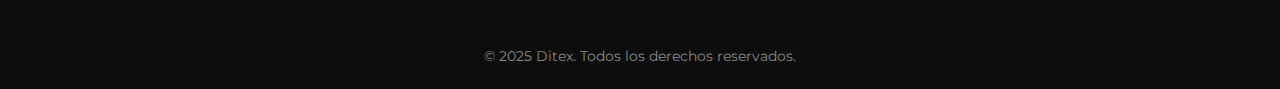
<file: nicho.html>
<!DOCTYPE html>
<html lang="es">
<head>
  <meta charset="UTF-8" />
  <meta name="viewport" content="width=device-width, initial-scale=1" />
  <title>Perfumes Nicho | Ditex</title>
  <link href="https://fonts.googleapis.com/css2?family=Montserrat:wght@400;600&display=swap" rel="stylesheet" />
  <link rel="stylesheet" href="compra.css" />
  <link rel="stylesheet" href="hombres2.css" />
</head>
<body>
  <header class="header">
    <div class="header-top">
      <h1 class="title">Perfumes Nicho</h1>
      <a href="index.html" class="volver">⟵ Volver al menú</a>
    </div>
  </header>

  <main class="product-section">
    <div class="product-card">
      <img src="perfume37.webp" alt="Creed Himalaya Eau De Parfum" />
      <h3>Creed Himalaya Eau De Parfum</h3>
      <div class="precios">
        <div class="precio-item">
          <span class="ml">100ml</span>
          <span class="precio"><s>$485</s> <strong>$398</strong></span>
        </div>
      </div>
      <a href="https://wa.link/rhhoyw" target="_blank" class="btn-comprar"> Comprar</a>
    </div>

    <div class="product-card">
      <img src="perfume38.png" alt="Creed Royal Water Eau Parfum" />
      <h3>Creed Royal Water Eau Parfum</h3>
      <div class="precios">
        <div class="precio-item">
          <span class="ml">100ml</span>
          <span class="precio"><s>$485</s> <strong>$405</strong></span>
        </div>
      </div>
      <a href="https://wa.link/rhhoyw" target="_blank" class="btn-comprar"> Comprar</a>
    </div>

    <div class="product-card">
      <img src="perfume26.webp" alt="Creed Millesime Imperial" />
      <h3>Creed Millesime Imperial</h3>
      <div class="precios">
        <div class="precio-item">
          <span class="ml">100ml</span>
          <span class="precio"><s>$485</s> <strong>$398</strong></span>
        </div>
      </div>
      <a href="https://wa.link/rhhoyw" target="_blank" class="btn-comprar"> Comprar</a>
    </div>

    <div class="product-card">
      <img src="perfume27.webp" alt="Creed Irish Tweed" />
      <h3>Creed Irish Tweed</h3>
      <div class="precios">
        <div class="precio-item">
          <span class="ml">100ml</span>
          <span class="precio"><s>$485</s> <strong>$398</strong></span>
        </div>
      </div>
      <a href="https://wa.link/rhhoyw" target="_blank" class="btn-comprar"> Comprar</a>
    </div>
    <div class="product-card">
      <img src="perfume46.png" alt="Creed Aventus For Her" />
      <h3>Creed Aventus Eau de Parfum</h3>
      <div class="precios">
        <div class="precio-item">
          <span class="ml">100ml</span>
          <span class="precio"><s>$495</s> <strong>$409</strong></span>
        </div>
      </div>
      <a href="https://wa.link/rhhoyw" target="_blank" class="btn-comprar"> Comprar</a>
    </div>
    <div class="product-card">
      <img src="perfume48.png" alt="Creed Aventus For Her" />
      <h3>Creed Silver Mountain Water</h3>
      <div class="precios">
        <div class="precio-item">
          <span class="ml">100ml</span>
          <span class="precio"><s>$470</s> <strong>$399</strong></span>
        </div>
      </div>
      <a href="https://wa.link/rhhoyw" target="_blank" class="btn-comprar"> Comprar</a>
    </div>
    <div class="product-card">
      <img src="perfume43.webp" alt="Parfum De Marly Layton Royal Essence" />
      <h3>Parfum De Marly Layton Royal Essence</h3>
      <div class="precios">
        <div class="precio-item">
          <span class="ml">125ml</span>
          <span class="precio"><s>$380</s> <strong>$358</strong></span>
        </div>
      </div>
      <a href="https://wa.link/rhhoyw" target="_blank" class="btn-comprar"> Comprar</a>
    </div>

    <div class="product-card">
      <img src="perfume29.webp" alt="Althair By Parfum De Marly Eau De Parfum" />
      <h3>Althair By Parfum De Marly Eau De Parfum</h3>
      <div class="precios">
        <div class="precio-item">
          <span class="ml">125ml</span>
          <span class="precio"><s>$375</s> <strong>$350</strong></span>
        </div>
      </div>
      <a href="https://wa.link/rhhoyw" target="_blank" class="btn-comprar"> Comprar</a>
    </div>
    <div class="product-card">
      <img src="perfume30.png" alt="Creed Love In Black Eau De Parfum For Women" />
      <h3>Creed Love In Black Eau De Parfum For Women</h3>
      <div class="precios">
        <div class="precio-item">
          <span class="ml">75ml</span>
          <span class="precio"><s>$485</s> <strong>$363</strong></span>
        </div>
      </div>
      <a href="https://wa.link/rhhoyw" target="_blank" class="btn-comprar"> Comprar</a>
    </div>

    <div class="product-card">
      <img src="perfume44.webp" alt="Creed Carmina Eau De Parfum For Women" />
      <h3>Creed Carmina Eau De Parfum For Women</h3>
      <div class="precios">
        <div class="precio-item">
          <span class="ml">75ml</span>
          <span class="precio"><s>$485</s> <strong>$384</strong></span>
        </div>
      </div>
      <a href="https://wa.link/rhhoyw" target="_blank" class="btn-comprar"> Comprar</a>
    </div>

    <div class="product-card">
      <img src="perfume32.png" alt="Creed Aventus For Her" />
      <h3>Creed Aventus For Her</h3>
      <div class="precios">
        <div class="precio-item">
          <span class="ml">75ml</span>
          <span class="precio"><s>$485</s> <strong>$320</strong></span>
        </div>
      </div>
      <a href="https://wa.link/rhhoyw" target="_blank" class="btn-comprar"> Comprar</a>
    </div>

  </main>

  <footer class="footer">
    <p>&copy; 2025 Ditex. Todos los derechos reservados.</p>
  </footer>
</body>
</html>
</file>
<file: contacto2.css>
/* CONTACTO2.CSS - ESTILO DITEX */

* {
  margin: 0;
  padding: 0;
  box-sizing: border-box;
}

html, body {
  height: 100%;
  font-family: 'Montserrat', sans-serif;
  background: #000000;
  color: #eee;
  display: flex;
  flex-direction: column;
  min-height: 100vh;
}

header {
  position: relative;
  background: linear-gradient(90deg, #000000, #272a2a, #242424);
  padding: 2rem 1.5rem 1rem;
  text-align: center;
  box-shadow: 0 4px 12px rgba(0, 0, 0, 0.8);
  user-select: none;
}

.title {
  font-weight: 800;
  font-size: clamp(2rem, 5vw, 3rem);
  color: #fff;
  text-shadow: 0 0 12px #f9c94eaa;
}

.subtitulo {
  color: #f9c94e;
  font-weight: 600;
  margin-top: 0.3rem;
}

.volver {
  position: absolute;
  top: 1.5rem;
  left: 1.5rem;
  background-color: #f9c94e;
  color: #0a0a0a;
  font-weight: 700;
  padding: 0.55rem 1.2rem;
  border-radius: 12px;
  text-decoration: none;
  box-shadow: 0 5px 10px rgba(249, 201, 78, 0.5);
  transition: all 0.3s ease;
}

.volver:hover,
.volver:focus {
  background-color: #fff8cc;
  color: #000;
  box-shadow: 0 8px 20px rgba(249, 201, 78, 0.9);
  transform: translateY(-2px);
  outline: none;
}

/* MAIN */
main.container {
  flex: 1;
  width: 90%;
  max-width: 900px;
  margin: 2rem auto 4rem;
  padding: 2rem;
  background: #1a1a1a;
  border-radius: 20px;
  box-shadow: 0 8px 25px rgba(0, 0, 0, 0.7), inset 0 0 60px #f9c94e22;
}

/* INFORMACIÓN */
.contact-info h2,
.contact-form h2 {
  color: #f9c94e;
  font-size: 1.5rem;
  font-weight: 700;
  margin-bottom: 1rem;
}

.contact-info p {
  color: #ccc;
  line-height: 1.6;
  margin-bottom: 0.8rem;
}

/* FORMULARIO */
.contact-form {
  margin-top: 2.5rem;
}

input,
textarea {
  width: 100%;
  padding: 1rem;
  margin-bottom: 1.5rem;
  border: none;
  border-radius: 12px;
  font-size: 1rem;
  background: #292929;
  color: #eee;
  box-shadow:
    inset 2px 2px 6px #1c1c1c,
    inset -2px -2px 6px #3a3a3a;
  transition: box-shadow 0.3s ease;
}

input:focus,
textarea:focus {
  outline: none;
  box-shadow: 0 0 8px #f9c94e;
  background: #1c1c1c;
  color: #fff;
}

button {
  background-color: #f9c94e;
  color: #1c1c1c;
  padding: 1rem 2.5rem;
  border: none;
  border-radius: 40px;
  font-weight: 700;
  font-size: 1.1rem;
  cursor: pointer;
  box-shadow: 0 4px 12px #f9c94eaa;
  transition: background-color 0.3s ease, box-shadow 0.3s ease;
}

button:hover,
button:focus {
  background-color: #fff;
  box-shadow: 0 6px 16px #f9c94eff;
  outline: none;
}

/* FOOTER */
footer.footer {
  background: #121212;
  padding: 1.5rem;
  text-align: center;
  color: #777;
  font-size: 0.9rem;
  user-select: none;
}

/* RESPONSIVE */
@media (max-width: 600px) {
  .title {
    font-size: 2rem;
  }

  .volver {
    font-size: 0.4rem;
    padding: 0.4rem 1rem;
  }

  main.container {
    padding: 1.5rem;
  }
}
</file>
<file: compra.css>
.btn-comprar {
  margin-top: 1rem;
  padding: 0.6rem 1.4rem;
  background-color: #f9c94e;
  color: #000;
  border: none;
  border-radius: 10px;
  font-weight: 700;
  cursor: pointer;
  transition: background 0.3s ease, transform 0.2s ease;
  text-align: center;
  text-decoration: none;
  display: inline-block;
}

.btn-comprar:hover {
  background-color: #ffe47a;
  transform: translateY(-2px);
}
</file>
<file: hombres2.css>
/* RESET */
* {
  margin: 0;
  padding: 0;
  box-sizing: border-box;
}

body {
  font-family: 'Montserrat', sans-serif;
  background-color: #0d0d0d;
  color: #eee;
  min-height: 100vh;
  display: flex;
  flex-direction: column;
}

/* HEADER */
.header {
  text-align: center;
  padding: 2rem 1rem 1rem;
  background-color: #0d0d0d;
}

.title {
  font-size: 2rem;
  color: #f9c94e;
  margin-bottom: 0.5rem;
}

.volver {
  display: inline-block;
  background-color: #f9c94e;
  color: #000;
  padding: 0.3rem 0.7rem;
  border-radius: 15px;
  text-decoration: none;
  font-weight: 600;
  font-size: 0.85rem;
  transition: background-color 0.3s ease;
}

.volver:hover {
  background-color: #fff;
}

/* PRODUCTOS */
.product-section {
  display: flex;
  flex-direction: column;
  align-items: center;
  gap: 1.5rem;
  padding: 2rem 1rem;
}

.product-card {
  background: #1c1c1c;
  border-radius: 15px;
  width: 95%;
  max-width: 400px;
  padding: 1.5rem;
  text-align: center;
  box-shadow: 0 4px 20px rgba(0, 0, 0, 0.6);
  display: flex;
  flex-direction: column;
  justify-content: space-between;
  transition: transform 0.3s ease;
}

.product-card:hover {
  transform: translateY(-5px);
}

.product-card img {
  width: 100%;
  border-radius: 12px;
  margin-bottom: 1rem;
  object-fit: cover;
}

/* TITULOS */
.product-card h3 {
  font-size: 1.1rem;
  color: #fff;
  margin-bottom: 1rem;
}

/* PRECIOS */
.precios {
  display: flex;
  flex-direction: column;
  gap: 0.5rem;
  margin-bottom: 1rem;
}

.precio-item {
  display: flex;
  justify-content: space-between;
  font-size: 0.95rem;
  color: #eee;
  border: 1px solid #333;
  padding: 0.3rem 0.6rem;
  border-radius: 8px;
  background: #2a2a2a;
}

.precio-item .ml {
  font-weight: bold;
}

.precio.oferta {
  color: #f9c94e;
}

.precio.oferta s {
  color: #999;
  margin-right: 6px;
}

/* BOTÓN COMPRAR */
.btn-comprar {
  margin-top: auto;
  background-color: #f9c94e;
  color: #000;
  padding: 0.7rem 1rem;
  border-radius: 20px;
  text-decoration: none;
  font-weight: 700;
  transition: 0.3s ease;
}

.btn-comprar:hover {
  background-color: #fff;
  transform: scale(1.05);
}

/* FOOTER */
.footer {
  text-align: center;
  padding: 1.5rem;
  font-size: 0.9rem;
  color: #888;
  margin-top: auto;
}

/* RESPONSIVE (ajustes móviles) */
@media (max-width: 480px) {
  .title {
    font-size: 1.6rem;
  }

  .precio-item {
    font-size: 0.85rem;
  }

  .btn-comprar {
    font-size: 0.9rem;
  }

  .volver {
    font-size: 0.4rem;
    padding: 0.1rem 0.3rem;
  }

  .product-card {
    width: 100%;
    max-width: 100%;
  }
}
</file>
